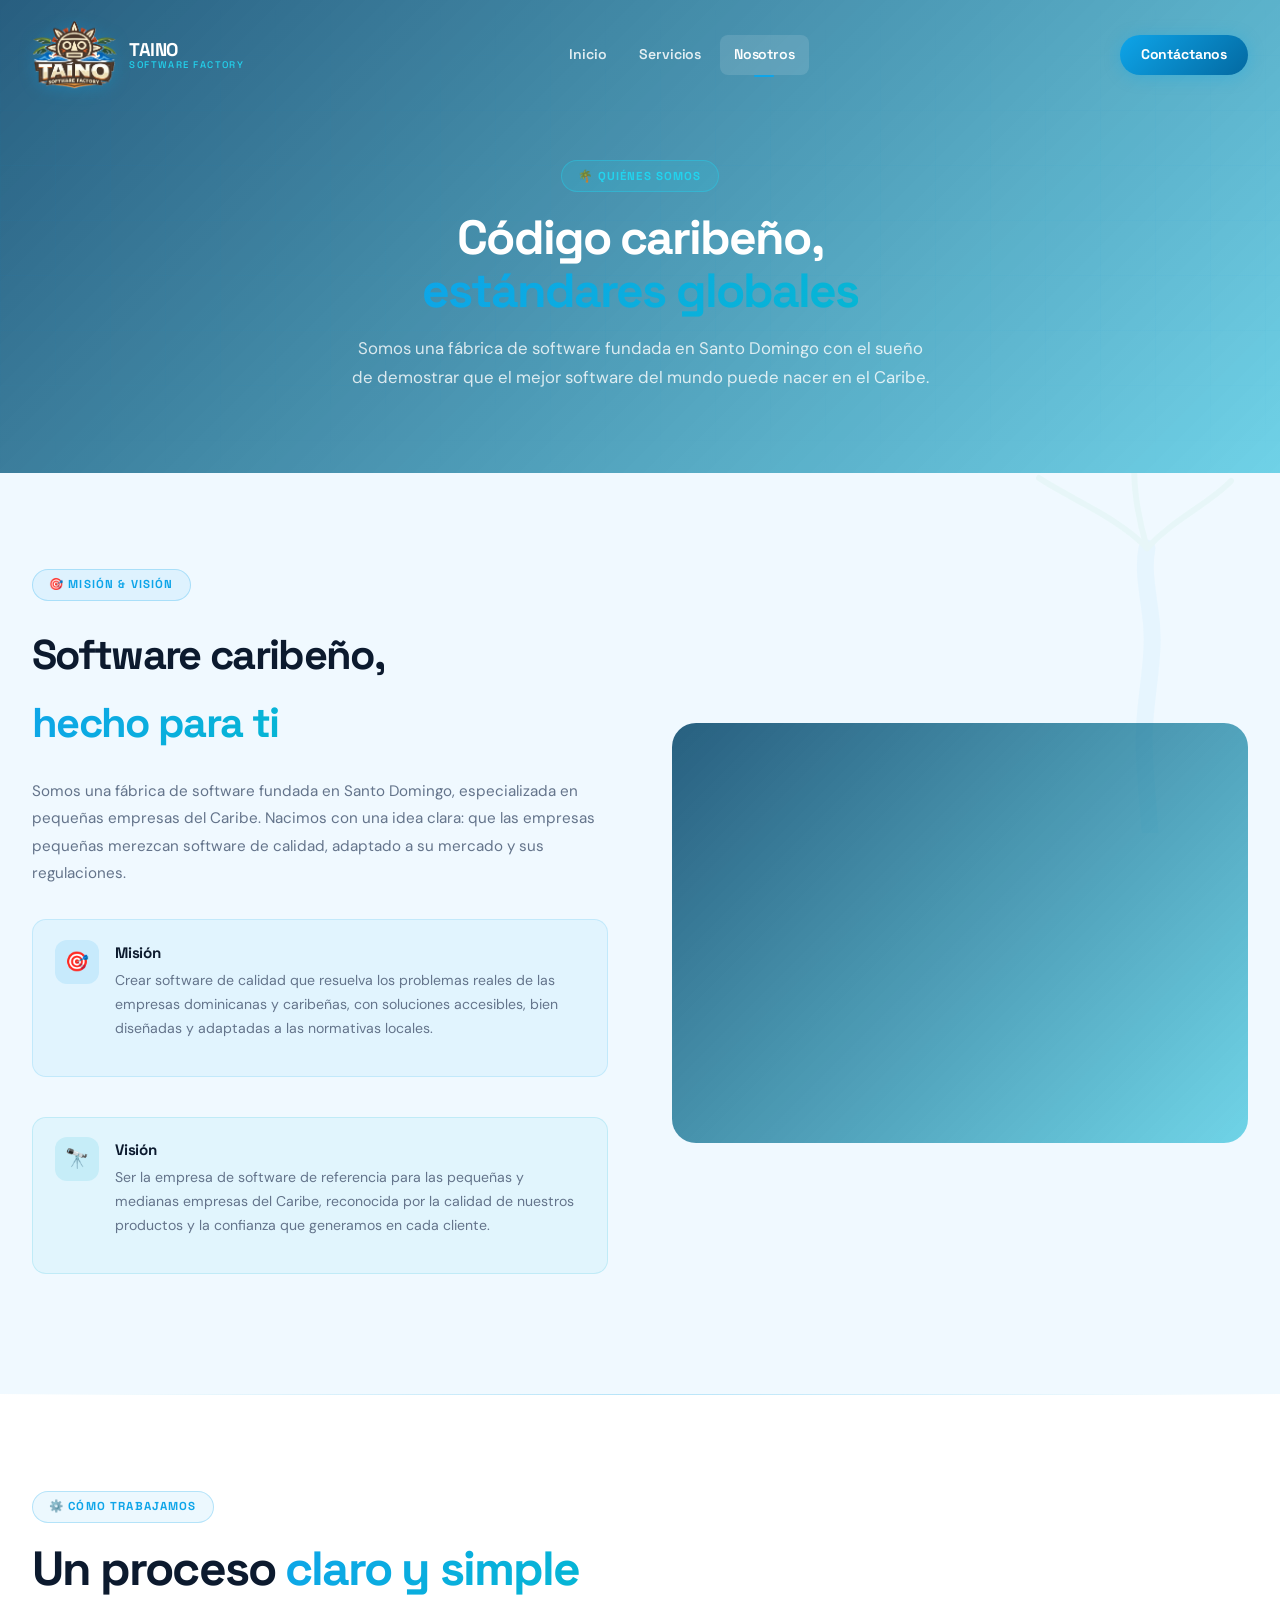
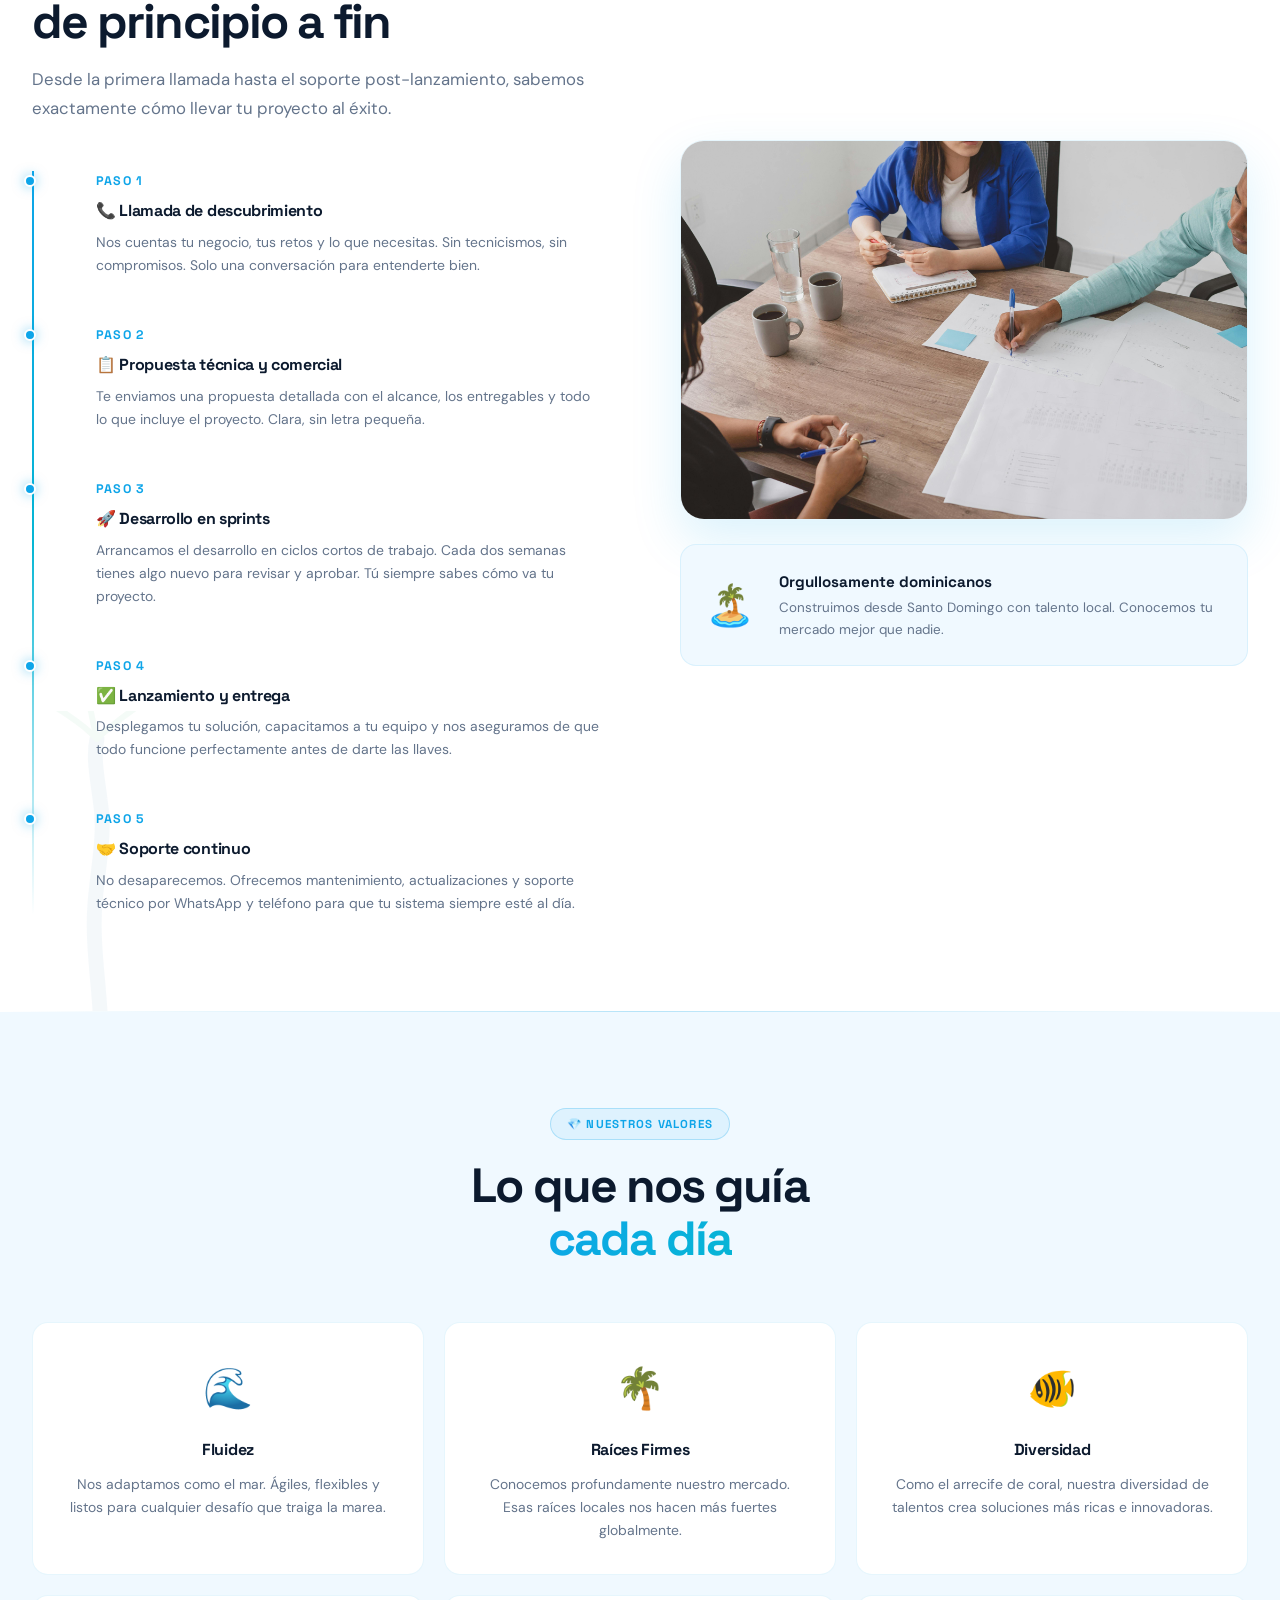
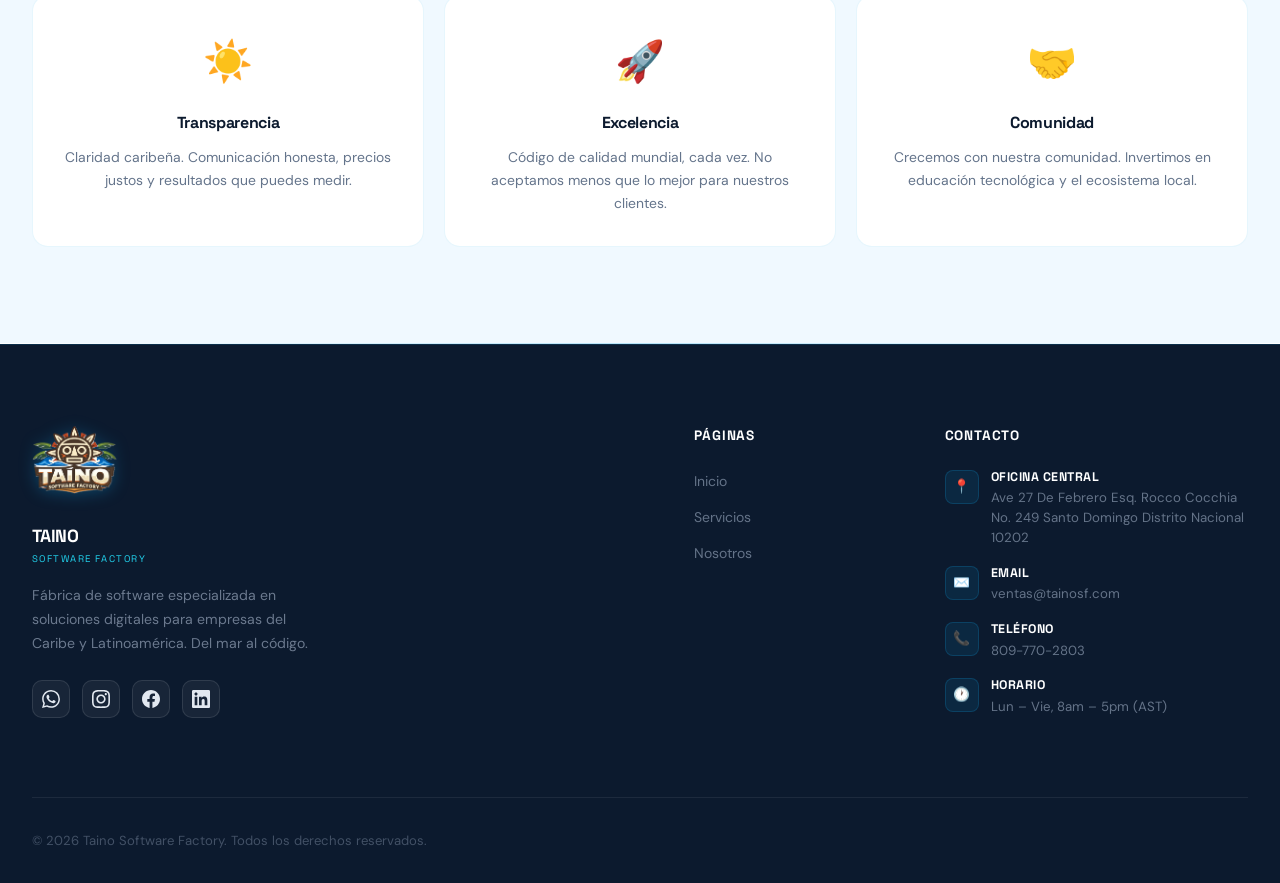
<file: about.html>
<!DOCTYPE html>
<html lang="es">
<head>
  <meta charset="UTF-8"/><meta name="viewport" content="width=device-width, initial-scale=1.0"/>
  <title>Nosotros – Taino Software Factory</title>
  <link rel="icon" href="img/Logo_TainoSF.png">
  <link rel="stylesheet" href="css/styles.css"/>
</head>
<body>
  <nav class="navbar navbar-dark-bg">
    <div class="nav-container">
      <a href="index.html" class="nav-brand">

        <img src="img/Logo_TainoSF.png" alt="Taino Software Factory" class="nav-logo"/>
        <div class="nav-brand-text"><span class="nav-brand-name">TAINO</span><span class="nav-brand-sub">Software Factory</span></div>
      </a>
      <div class="nav-links">
        <a href="index.html">Inicio</a>
        <a href="features.html">Servicios</a>
        <a href="about.html" class="active">Nosotros</a>
      </div>
      <div class="nav-cta">
        <a href="contacto.html" class="btn btn-nav-primary">Contáctanos</a>
      </div>
      <button class="nav-toggle" aria-label="Menú"><span></span><span></span><span></span></button>
    </div>
  </nav>

  <!-- HERO -->
  <div class="page-hero has-bg bg-image" style="background-image: url('https://images.unsplash.com/photo-1509023464722-18d996393ca8?auto=format&fit=crop&q=80&w=1920');">
    <div class="bg-overlay-ocean"></div>
    <div class="page-hero-grid" style="z-index:1;"></div>

    <div class="container content-over-img text-center" style="position:relative;z-index:3;">
      <div class="section-tag reveal">🌴 Quiénes somos</div>
      <h1 class="section-title reveal delay-1" style="color:#fff;">Código caribeño,<br/><span class="highlight">estándares globales</span></h1>
      <p class="section-subtitle reveal delay-2" style="margin:0 auto; color:rgba(255,255,255,0.8);">Somos una fábrica de software fundada en Santo Domingo con el sueño de demostrar que el mejor software del mundo puede nacer en el Caribe.</p>
    </div>
  </div>

  <!-- MISSION / VISION -->
  <section class="section" style="background:var(--bg-sky); position:relative; overflow:hidden;">
    <svg style="position:absolute;right:0;top:0;opacity:0.04;pointer-events:none;" width="260" height="360" viewBox="0 0 260 360">
      <path d="M130 360 C128 322 122 284 125 246 C128 208 136 173 130 138 C127 114 123 95 127 75" stroke="#0ea5e9" stroke-width="17" stroke-linecap="round" fill="none"/>
      <path d="M127 75 C99 45 49 25 19 5" stroke="#22c55e" stroke-width="6" fill="none" stroke-linecap="round"/>
      <path d="M127 75 C115 35 111 -5 117 -27" stroke="#22c55e" stroke-width="6" fill="none" stroke-linecap="round"/>
      <path d="M127 75 C155 45 189 31 211 8" stroke="#22c55e" stroke-width="6" fill="none" stroke-linecap="round"/>
    </svg>
    <div class="container" style="position:relative;z-index:1;">
      <div class="mission-grid">
        <div class="mission-text">
          <div class="section-tag reveal">🎯 Misión & Visión</div>
          <h2 class="reveal delay-1">Software caribeño,<br/><span style="background:linear-gradient(135deg,var(--sky),var(--turquoise));-webkit-background-clip:text;-webkit-text-fill-color:transparent;background-clip:text;">hecho para ti</span></h2>
          <p class="reveal delay-2">Somos una fábrica de software fundada en Santo Domingo, especializada en pequeñas empresas del Caribe. Nacimos con una idea clara: que las empresas pequeñas merezcan software de calidad, adaptado a su mercado y sus regulaciones.</p>
          <div style="margin-top:2rem; display:flex; flex-direction:column; gap:1rem;">
            <div class="mv-item reveal delay-3" style="background:rgba(14,165,233,0.06); border:1px solid rgba(14,165,233,0.15); border-radius:14px; padding:1.2rem 1.4rem;">
              <div class="mv-icon" style="background:rgba(14,165,233,0.12); color:var(--sky);">🎯</div>
              <div>
                <h4 style="color:var(--text-dark); margin-bottom:0.25rem;">Misión</h4>
                <p style="color:var(--text-muted); font-size:0.88rem; line-height:1.7;">Crear software de calidad que resuelva los problemas reales de las empresas dominicanas y caribeñas, con soluciones accesibles, bien diseñadas y adaptadas a las normativas locales.</p>
              </div>
            </div>
            <div class="mv-item reveal delay-4" style="background:rgba(6,182,212,0.06); border:1px solid rgba(6,182,212,0.15); border-radius:14px; padding:1.2rem 1.4rem;">
              <div class="mv-icon" style="background:rgba(6,182,212,0.12); color:var(--turquoise);">🔭</div>
              <div>
                <h4 style="color:var(--text-dark); margin-bottom:0.25rem;">Visión</h4>
                <p style="color:var(--text-muted); font-size:0.88rem; line-height:1.7;">Ser la empresa de software de referencia para las pequeñas y medianas empresas del Caribe, reconocida por la calidad de nuestros productos y la confianza que generamos en cada cliente.</p>
              </div>
            </div>
          </div>
        </div>
        <div class="mission-visual has-bg bg-image reveal-right" style="background-image: url('https://images.unsplash.com/photo-1522071820081-009f0129c71c?auto=format&fit=crop&q=80&w=800');">
          <div class="bg-overlay-ocean"></div>
        </div>
      </div>
    </div>
  </section>

  <div class="gradient-line"></div>

  

  <!-- CÓMO TRABAJAMOS -->
  <section class="section" style="position:relative; overflow:hidden;">
    <svg style="position:absolute;left:0;bottom:0;opacity:0.04;pointer-events:none;" width="200" height="300" viewBox="0 0 200 300">
      <path d="M100 300 C98 265 92 228 95 192 C98 155 106 122 100 88 C97 64 93 46 97 28" stroke="#0369a1" stroke-width="15" stroke-linecap="round" fill="none"/>
      <path d="M97 28 C73 2 31 -16 5 -34" stroke="#16a34a" stroke-width="6" fill="none" stroke-linecap="round"/>
      <path d="M97 28 C87 -10 84 -48 89 -68" stroke="#16a34a" stroke-width="6" fill="none" stroke-linecap="round"/>
      <path d="M97 28 C123 2 153 -12 173 -32" stroke="#16a34a" stroke-width="6" fill="none" stroke-linecap="round"/>
    </svg>
    <div class="container" style="position:relative;z-index:1;">
      <div class="grid-2 align-center" style="gap:5rem;">
        <div>
          <div class="section-tag reveal">⚙️ Cómo trabajamos</div>
          <h2 class="section-title reveal delay-1">Un proceso <span class="highlight">claro y simple</span><br/>de principio a fin</h2>
          <p class="section-subtitle reveal delay-2" style="margin-bottom:3rem;">Desde la primera llamada hasta el soporte post-lanzamiento, sabemos exactamente cómo llevar tu proyecto al éxito.</p>
          <div class="timeline reveal delay-3">
            <div class="timeline-item">
              <div class="timeline-year">Paso 1</div>
              <h4>📞 Llamada de descubrimiento</h4>
              <p>Nos cuentas tu negocio, tus retos y lo que necesitas. Sin tecnicismos, sin compromisos. Solo una conversación para entenderte bien.</p>
            </div>
            <div class="timeline-item">
              <div class="timeline-year">Paso 2</div>
              <h4>📋 Propuesta técnica y comercial</h4>
              <p>Te enviamos una propuesta detallada con el alcance, los entregables y todo lo que incluye el proyecto. Clara, sin letra pequeña.</p>
            </div>
            <div class="timeline-item">
              <div class="timeline-year">Paso 3</div>
              <h4>🚀 Desarrollo en sprints</h4>
              <p>Arrancamos el desarrollo en ciclos cortos de trabajo. Cada dos semanas tienes algo nuevo para revisar y aprobar. Tú siempre sabes cómo va tu proyecto.</p>
            </div>
            <div class="timeline-item">
              <div class="timeline-year">Paso 4</div>
              <h4>✅ Lanzamiento y entrega</h4>
              <p>Desplegamos tu solución, capacitamos a tu equipo y nos aseguramos de que todo funcione perfectamente antes de darte las llaves.</p>
            </div>
            <div class="timeline-item" style="padding-bottom:0;">
              <div class="timeline-year">Paso 5</div>
              <h4>🤝 Soporte continuo</h4>
              <p>No desaparecemos. Ofrecemos mantenimiento, actualizaciones y soporte técnico por WhatsApp y teléfono para que tu sistema siempre esté al día.</p>
            </div>
          </div>
        </div>
        <div class="reveal-right">
          <img src="img/administracion.jpg" alt="Equipo Taino" style="border-radius:var(--radius-lg); box-shadow:0 20px 50px rgba(14,165,233,0.15); border:1px solid var(--border-soft); width:100%;"/>
          <div style="margin-top:1.5rem; padding:1.5rem; background:var(--bg-sky); border-radius:var(--radius-md); border:1px solid var(--border-soft); display:flex; align-items:center; gap:1.5rem;">
            <div style="font-size:2.5rem;">🏝️</div>
            <div>
              <p style="font-family:var(--font-head); font-weight:700; font-size:0.95rem; color:var(--text-dark); margin-bottom:0.2rem;">Orgullosamente dominicanos</p>
              <p style="font-size:0.84rem; color:var(--text-muted);">Construimos desde Santo Domingo con talento local. Conocemos tu mercado mejor que nadie.</p>
            </div>
          </div>
        </div>
      </div>
    </div>
  </section>

  <div class="gradient-line"></div>

  <!-- VALUES -->
  <section class="section" style="background:var(--bg-sky); position:relative; overflow:hidden;">
    <div class="container">
      <div class="text-center" style="margin-bottom:3.5rem;">
        <div class="section-tag reveal">💎 Nuestros valores</div>
        <h2 class="section-title reveal delay-1">Lo que nos guía<br/><span class="highlight">cada día</span></h2>
      </div>
      <div class="values-grid">
        <div class="value-card reveal"><div class="value-icon">🌊</div><h3>Fluidez</h3><p>Nos adaptamos como el mar. Ágiles, flexibles y listos para cualquier desafío que traiga la marea.</p></div>
        <div class="value-card reveal delay-1"><div class="value-icon">🌴</div><h3>Raíces Firmes</h3><p>Conocemos profundamente nuestro mercado. Esas raíces locales nos hacen más fuertes globalmente.</p></div>
        <div class="value-card reveal delay-2"><div class="value-icon">🐠</div><h3>Diversidad</h3><p>Como el arrecife de coral, nuestra diversidad de talentos crea soluciones más ricas e innovadoras.</p></div>
        <div class="value-card reveal delay-3"><div class="value-icon">☀️</div><h3>Transparencia</h3><p>Claridad caribeña. Comunicación honesta, precios justos y resultados que puedes medir.</p></div>
        <div class="value-card reveal delay-4"><div class="value-icon">🚀</div><h3>Excelencia</h3><p>Código de calidad mundial, cada vez. No aceptamos menos que lo mejor para nuestros clientes.</p></div>
        <div class="value-card reveal delay-5"><div class="value-icon">🤝</div><h3>Comunidad</h3><p>Crecemos con nuestra comunidad. Invertimos en educación tecnológica y el ecosistema local.</p></div>
      </div>
    </div>
  </section>


  <div class="gradient-line"></div>

  <!-- FOOTER -->
  <footer>
    <div class="container">
      <div class="footer-grid">
        <div class="footer-brand">
          <img src="img/Logo_TainoSF.png" alt="Taino Software Factory" class="nav-logo"/><br>
          <div class="footer-brand-name">TAINO</div>
          <div class="footer-brand-sub">Software Factory</div>
          <p>Fábrica de software especializada en soluciones digitales para empresas del Caribe y Latinoamérica. Del mar al código.</p>
          <div class="footer-socials">
            <a href="https://wa.me/18090000000" target="_blank" class="footer-social-btn wa" aria-label="WhatsApp">
              <svg viewBox="0 0 24 24" xmlns="http://www.w3.org/2000/svg"><path d="M17.472 14.382c-.297-.149-1.758-.867-2.03-.967-.273-.099-.471-.148-.67.15-.197.297-.767.966-.94 1.164-.173.199-.347.223-.644.075-.297-.15-1.255-.463-2.39-1.475-.883-.788-1.48-1.761-1.653-2.059-.173-.297-.018-.458.13-.606.134-.133.298-.347.446-.52.149-.174.198-.298.298-.497.099-.198.05-.371-.025-.52-.075-.149-.669-1.612-.916-2.207-.242-.579-.487-.5-.669-.51-.173-.008-.371-.01-.57-.01-.198 0-.52.074-.792.372-.272.297-1.04 1.016-1.04 2.479 0 1.462 1.065 2.875 1.213 3.074.149.198 2.096 3.2 5.077 4.487.709.306 1.262.489 1.694.625.712.227 1.36.195 1.871.118.571-.085 1.758-.719 2.006-1.413.248-.694.248-1.289.173-1.413-.074-.124-.272-.198-.57-.347m-5.421 7.403h-.004a9.87 9.87 0 01-5.031-1.378l-.361-.214-3.741.982.998-3.648-.235-.374a9.86 9.86 0 01-1.51-5.26c.001-5.45 4.436-9.884 9.888-9.884 2.64 0 5.122 1.03 6.988 2.898a9.825 9.825 0 012.893 6.994c-.003 5.45-4.437 9.884-9.885 9.884m8.413-18.297A11.815 11.815 0 0012.05 0C5.495 0 .16 5.335.157 11.892c0 2.096.547 4.142 1.588 5.945L.057 24l6.305-1.654a11.882 11.882 0 005.683 1.448h.005c6.554 0 11.89-5.335 11.893-11.893a11.821 11.821 0 00-3.48-8.413z"/></svg>
            </a>
            <a href="https://instagram.com/tainosf" target="_blank" class="footer-social-btn ig" aria-label="Instagram">
              <svg viewBox="0 0 24 24" xmlns="http://www.w3.org/2000/svg"><path d="M12 2.163c3.204 0 3.584.012 4.85.07 3.252.148 4.771 1.691 4.919 4.919.058 1.265.069 1.645.069 4.849 0 3.205-.012 3.584-.069 4.849-.149 3.225-1.664 4.771-4.919 4.919-1.266.058-1.644.07-4.85.07-3.204 0-3.584-.012-4.849-.07-3.26-.149-4.771-1.699-4.919-4.92-.058-1.265-.07-1.644-.07-4.849 0-3.204.013-3.583.07-4.849.149-3.227 1.664-4.771 4.919-4.919 1.266-.057 1.645-.069 4.849-.069zm0-2.163c-3.259 0-3.667.014-4.947.072-4.358.2-6.78 2.618-6.98 6.98-.059 1.281-.073 1.689-.073 4.948 0 3.259.014 3.668.072 4.948.2 4.358 2.618 6.78 6.98 6.98 1.281.058 1.689.072 4.948.072 3.259 0 3.668-.014 4.948-.072 4.354-.2 6.782-2.618 6.979-6.98.059-1.28.073-1.689.073-4.948 0-3.259-.014-3.667-.072-4.947-.196-4.354-2.617-6.78-6.979-6.98-1.281-.059-1.69-.073-4.949-.073zm0 5.838c-3.403 0-6.162 2.759-6.162 6.162s2.759 6.163 6.162 6.163 6.162-2.759 6.162-6.163c0-3.403-2.759-6.162-6.162-6.162zm0 10.162c-2.209 0-4-1.79-4-4 0-2.209 1.791-4 4-4s4 1.791 4 4c0 2.21-1.791 4-4 4zm6.406-11.845c-.796 0-1.441.645-1.441 1.44s.645 1.44 1.441 1.44c.795 0 1.439-.645 1.439-1.44s-.644-1.44-1.439-1.44z"/></svg>
            </a>
            <a href="https://facebook.com/tainosf" target="_blank" class="footer-social-btn fb" aria-label="Facebook">
              <svg viewBox="0 0 24 24" xmlns="http://www.w3.org/2000/svg"><path d="M24 12.073c0-6.627-5.373-12-12-12s-12 5.373-12 12c0 5.99 4.388 10.954 10.125 11.854v-8.385H7.078v-3.47h3.047V9.43c0-3.007 1.792-4.669 4.533-4.669 1.312 0 2.686.235 2.686.235v2.953H15.83c-1.491 0-1.956.925-1.956 1.874v2.25h3.328l-.532 3.47h-2.796v8.385C19.612 23.027 24 18.062 24 12.073z"/></svg>
            </a>
            <a href="https://linkedin.com/company/tainosf" target="_blank" class="footer-social-btn li" aria-label="LinkedIn">
              <svg viewBox="0 0 24 24" xmlns="http://www.w3.org/2000/svg"><path d="M20.447 20.452h-3.554v-5.569c0-1.328-.027-3.037-1.852-3.037-1.853 0-2.136 1.445-2.136 2.939v5.667H9.351V9h3.414v1.561h.046c.477-.9 1.637-1.85 3.37-1.85 3.601 0 4.267 2.37 4.267 5.455v6.286zM5.337 7.433c-1.144 0-2.063-.926-2.063-2.065 0-1.138.92-2.063 2.063-2.063 1.14 0 2.064.925 2.064 2.063 0 1.139-.925 2.065-2.064 2.065zm1.782 13.019H3.555V9h3.564v11.452zM22.225 0H1.771C.792 0 0 .774 0 1.729v20.542C0 23.227.792 24 1.771 24h20.451C23.2 24 24 23.227 24 22.271V1.729C24 .774 23.2 0 22.222 0h.003z"/></svg>
            </a>
          </div>
        </div>
        <div class="footer-col"></div>
        <div class="footer-col">
          <h4>Páginas</h4>
          <ul>
            <li><a href="index.html">Inicio</a></li>
            <li><a href="features.html">Servicios</a></li>
            <li><a href="about.html">Nosotros</a></li>
          </ul>
        </div>
        <div class="footer-col">
          <h4>Contacto</h4>
          <div class="footer-contact-item">
            <div class="footer-contact-icon">📍</div>
            <p><strong>Oficina Central</strong>Ave 27 De Febrero Esq. Rocco Cocchia No. 249 Santo Domingo Distrito Nacional 10202</p>
          </div>
          <div class="footer-contact-item">
            <div class="footer-contact-icon">✉️</div>
            <p><strong>Email</strong>ventas@tainosf.com</p>
          </div>
          <div class="footer-contact-item">
            <div class="footer-contact-icon">📞</div>
            <p><strong>Teléfono</strong>809-770-2803</p>
          </div>
          <div class="footer-contact-item">
            <div class="footer-contact-icon">🕐</div>
            <p><strong>Horario</strong>Lun – Vie, 8am – 5pm (AST)</p>
          </div>
        </div>
      </div>
      <div class="footer-bottom">
        <p>© 2026 Taino Software Factory. Todos los derechos reservados.</p>
      </div>
    </div>
  </footer>
  <script src="js/main.js"></script>
</body>
</html>
</file>
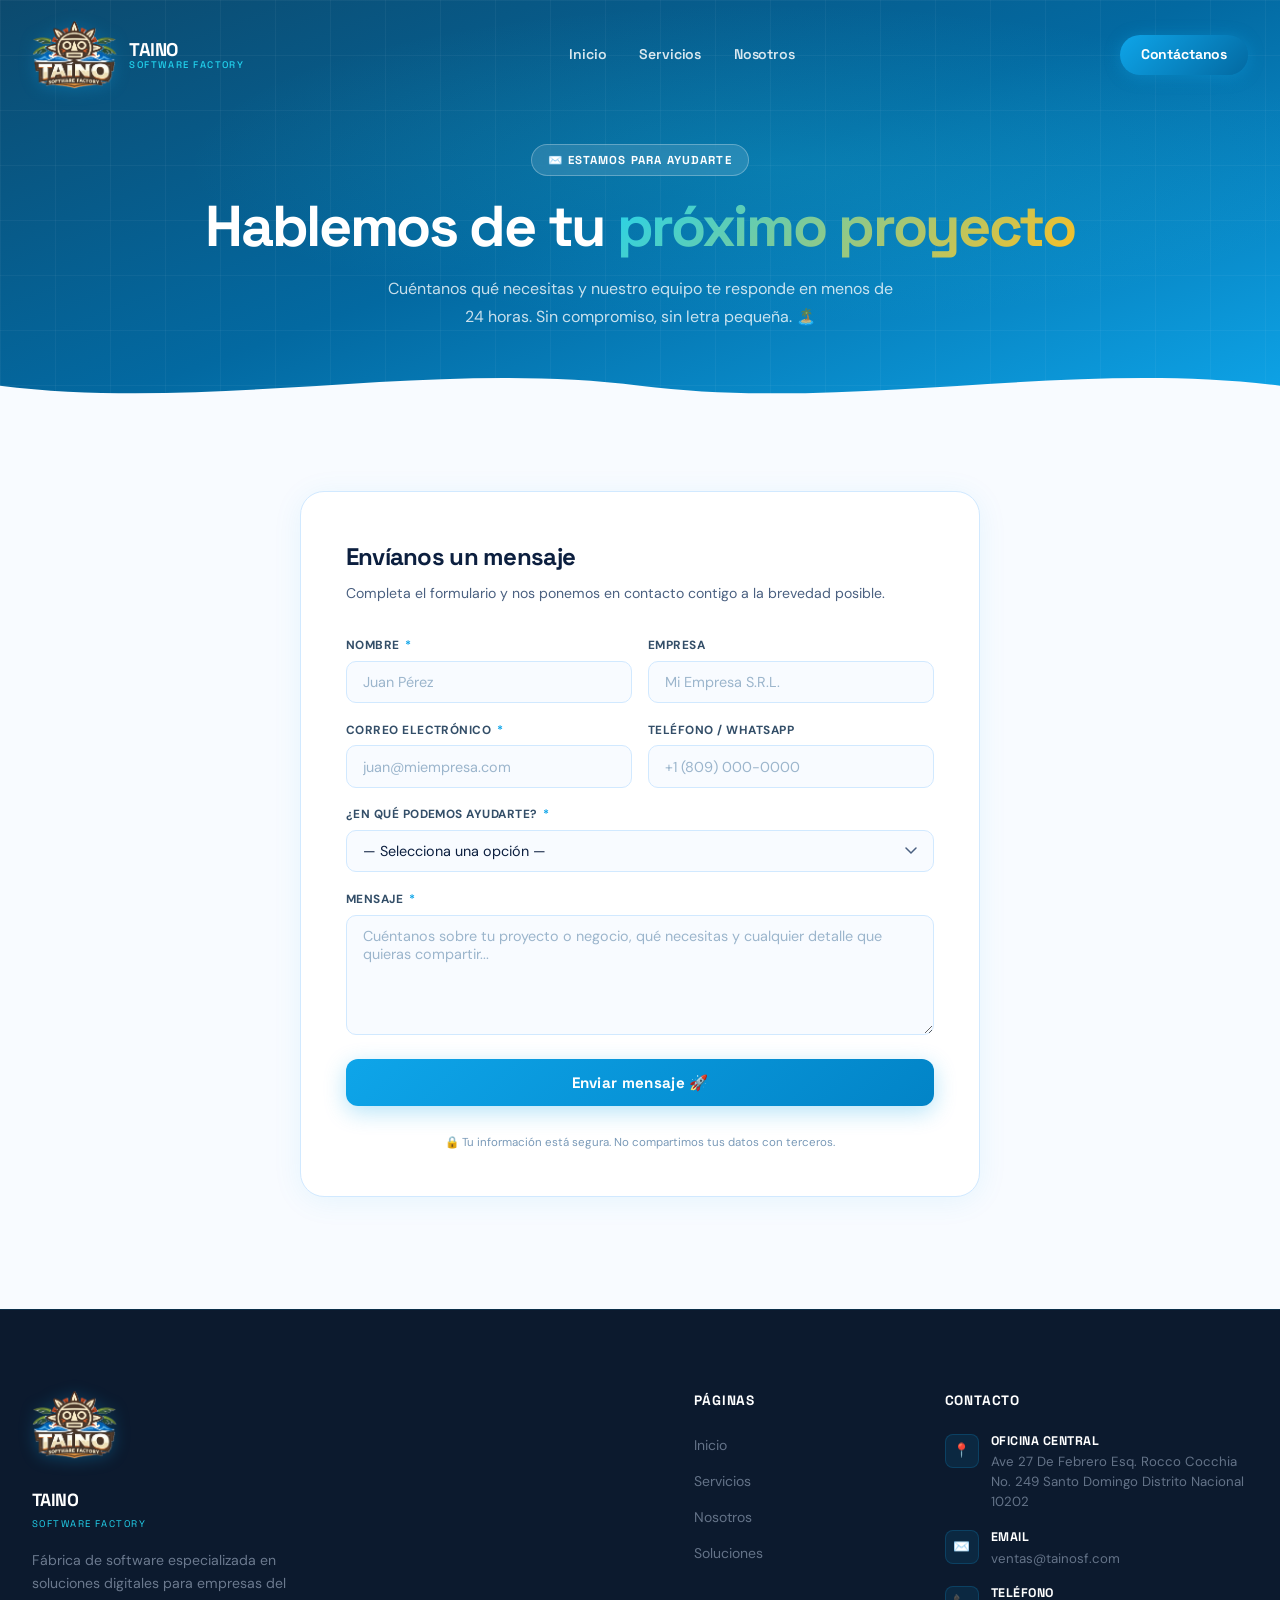
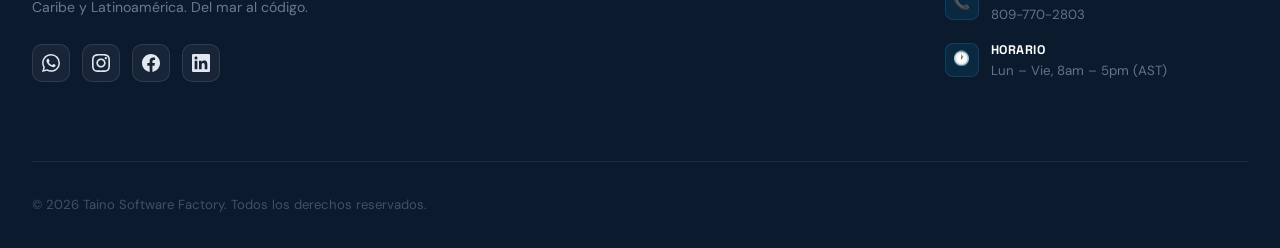
<file: contacto.html>
<!DOCTYPE html>
<html lang="es">
<head>
  <meta charset="UTF-8"/>
  <meta name="viewport" content="width=device-width, initial-scale=1.0"/>
  <title>Contáctanos – Taino Software Factory</title>
  <meta name="description" content="Contáctanos y cuéntanos sobre tu proyecto. El equipo de Taino Software Factory te responde en menos de 24 horas."/>
  <link rel="icon" href="img/Logo_TainoSF.png">
  <link rel="stylesheet" href="css/styles.css"/>
  <link rel="stylesheet" href="css/contacto.css"/>
</head>
<body>

  <!-- NAVBAR -->
  <nav class="navbar navbar-dark-bg">
    <div class="nav-container">
      <a href="index.html" class="nav-brand">
        <img src="img/Logo_TainoSF.png" alt="Taino Software Factory" class="nav-logo"/>
        <div class="nav-brand-text">
          <span class="nav-brand-name">TAINO</span>
          <span class="nav-brand-sub">Software Factory</span>
        </div>
      </a>
      <div class="nav-links">
        <a href="index.html">Inicio</a>
        <a href="features.html">Servicios</a>
        <a href="about.html">Nosotros</a>
      </div>
      <div class="nav-cta">
        <a href="contacto.html" class="btn btn-nav-primary">Contáctanos</a>
      </div>
      <button class="nav-toggle" aria-label="Menú"><span></span><span></span><span></span></button>
    </div>
  </nav>

  <!-- HERO -->
  <div class="contact-hero">
    <div class="contact-hero-grid"></div>
    <div class="container contact-hero-inner">
      <div class="contact-hero-tag">✉️ Estamos para ayudarte</div>
      <h1>Hablemos de tu <span>próximo proyecto</span></h1>
      <p>Cuéntanos qué necesitas y nuestro equipo te responde en menos de 24 horas. Sin compromiso, sin letra pequeña. 🏝️</p>
    </div>
    <div class="contact-hero-wave">
      <svg viewBox="0 0 1440 60" xmlns="http://www.w3.org/2000/svg" preserveAspectRatio="none">
        <path d="M0,30 C240,60 480,0 720,30 C960,60 1200,0 1440,30 L1440,60 L0,60 Z" fill="#f8fbff"/>
      </svg>
    </div>
  </div>

  <!-- BODY -->
  <section class="contact-body">
    <div class="container">

      <div class="contact-form-card">
        <h2>Envíanos un mensaje</h2>
        <p class="form-sub">Completa el formulario y nos ponemos en contacto contigo a la brevedad posible.</p>

        <!-- SUCCESS -->
        <div id="cf-success">
          <div class="cf-success-icon">🎉</div>
          <h3>¡Mensaje enviado!</h3>
          <p>Gracias por contactarnos. Nuestro equipo revisará tu mensaje y te responderá en menos de 24 horas hábiles.</p>
          <a href="index.html" class="cf-back-btn">Volver al inicio →</a>
        </div>

        <form
          class="cf-form"
          id="cf-form"
          action="https://api.web3forms.com/submit"
          method="POST"
          novalidate
        >
          <input type="hidden" name="access_key" value="6ec77e25-9788-4af2-ad80-d3987dfe14dc"/>
          <input type="hidden" name="subject"    value="Nuevo contacto desde tainosf.com 🏝️"/>
          <input type="hidden" name="from_name"  value="Taino Software Factory"/>
          <input type="text"   name="botcheck"   style="display:none"/>

          <div class="cf-row">
            <div class="cf-field" id="field-nombre">
              <label class="cf-label" for="cf-nombre">Nombre <span>*</span></label>
              <input class="cf-input" id="cf-nombre" name="nombre" type="text" placeholder="Juan Pérez" autocomplete="given-name"/>
              <span class="cf-error-msg">Por favor ingresa tu nombre.</span>
            </div>
            <div class="cf-field">
              <label class="cf-label" for="cf-empresa">Empresa</label>
              <input class="cf-input" id="cf-empresa" name="empresa" type="text" placeholder="Mi Empresa S.R.L." autocomplete="organization"/>
            </div>
          </div>

          <div class="cf-row">
            <div class="cf-field" id="field-email">
              <label class="cf-label" for="cf-email">Correo electrónico <span>*</span></label>
              <input class="cf-input" id="cf-email" name="email" type="email" placeholder="juan@miempresa.com" autocomplete="email"/>
              <span class="cf-error-msg">Ingresa un correo válido.</span>
            </div>
            <div class="cf-field">
              <label class="cf-label" for="cf-telefono">Teléfono / WhatsApp</label>
              <input class="cf-input" id="cf-telefono" name="telefono" type="tel" placeholder="+1 (809) 000-0000" autocomplete="tel"/>
            </div>
          </div>

          <div class="cf-field" id="field-servicio">
            <label class="cf-label" for="cf-servicio">¿En qué podemos ayudarte? <span>*</span></label>
            <select class="cf-select" id="cf-servicio" name="servicio">
              <option value="">— Selecciona una opción —</option>
              <option value="landing">Landing Page / Página de promoción</option>
              <option value="web">Página Web Corporativa</option>
              <option value="software">Software a Medida / ERP / CRM</option>
              <option value="clinicasmart">ClinicaSmart</option>
              <option value="ferreteriasmart">FerreteriaSmart</option>
              <option value="pharmasmart">PharmaSmart</option>
              <option value="facturacion">Facturación & DGII</option>
              <option value="soporte">Soporte y Mantenimiento</option>
              <option value="otro">Otro</option>
            </select>
            <span class="cf-error-msg">Por favor selecciona una opción.</span>
          </div>

          <div class="cf-field" id="field-mensaje">
            <label class="cf-label" for="cf-mensaje">Mensaje <span>*</span></label>
            <textarea
              class="cf-textarea"
              id="cf-mensaje"
              name="mensaje"
              placeholder="Cuéntanos sobre tu proyecto o negocio, qué necesitas y cualquier detalle que quieras compartir..."
            ></textarea>
            <span class="cf-error-msg">Por favor escribe tu mensaje.</span>
          </div>

          <button type="submit" class="cf-submit" id="cf-submit-btn">
            <span id="cf-btn-text">Enviar mensaje 🚀</span>
            <span class="cf-spinner" id="cf-spinner"></span>
          </button>

          <p class="cf-privacy">🔒 Tu información está segura. No compartimos tus datos con terceros.</p>

        </form>
      </div>

    </div>
  </section>

  <!-- FOOTER -->
  <footer>
    <div class="container">
      <div class="footer-grid">
        <div class="footer-brand">
          <img src="img/Logo_TainoSF.png" alt="Taino Software Factory" class="nav-logo"/><br>
          <div class="footer-brand-name">TAINO</div>
          <div class="footer-brand-sub">Software Factory</div>
          <p>Fábrica de software especializada en soluciones digitales para empresas del Caribe y Latinoamérica. Del mar al código.</p>
          <div class="footer-socials">
            <a href="https://wa.me/18097702803" target="_blank" class="footer-social-btn wa" aria-label="WhatsApp">
              <svg viewBox="0 0 24 24" xmlns="http://www.w3.org/2000/svg"><path d="M17.472 14.382c-.297-.149-1.758-.867-2.03-.967-.273-.099-.471-.148-.67.15-.197.297-.767.966-.94 1.164-.173.199-.347.223-.644.075-.297-.15-1.255-.463-2.39-1.475-.883-.788-1.48-1.761-1.653-2.059-.173-.297-.018-.458.13-.606.134-.133.298-.347.446-.52.149-.174.198-.298.298-.497.099-.198.05-.371-.025-.52-.075-.149-.669-1.612-.916-2.207-.242-.579-.487-.5-.669-.51-.173-.008-.371-.01-.57-.01-.198 0-.52.074-.792.372-.272.297-1.04 1.016-1.04 2.479 0 1.462 1.065 2.875 1.213 3.074.149.198 2.096 3.2 5.077 4.487.709.306 1.262.489 1.694.625.712.227 1.36.195 1.871.118.571-.085 1.758-.719 2.006-1.413.248-.694.248-1.289.173-1.413-.074-.124-.272-.198-.57-.347m-5.421 7.403h-.004a9.87 9.87 0 01-5.031-1.378l-.361-.214-3.741.982.998-3.648-.235-.374a9.86 9.86 0 01-1.51-5.26c.001-5.45 4.436-9.884 9.888-9.884 2.64 0 5.122 1.03 6.988 2.898a9.825 9.825 0 012.893 6.994c-.003 5.45-4.437 9.884-9.885 9.884m8.413-18.297A11.815 11.815 0 0012.05 0C5.495 0 .16 5.335.157 11.892c0 2.096.547 4.142 1.588 5.945L.057 24l6.305-1.654a11.882 11.882 0 005.683 1.448h.005c6.554 0 11.89-5.335 11.893-11.893a11.821 11.821 0 00-3.48-8.413z"/></svg>
            </a>
            <a href="https://instagram.com/tainosf" target="_blank" class="footer-social-btn ig" aria-label="Instagram">
              <svg viewBox="0 0 24 24" xmlns="http://www.w3.org/2000/svg"><path d="M12 2.163c3.204 0 3.584.012 4.85.07 3.252.148 4.771 1.691 4.919 4.919.058 1.265.069 1.645.069 4.849 0 3.205-.012 3.584-.069 4.849-.149 3.225-1.664 4.771-4.919 4.919-1.266.058-1.644.07-4.85.07-3.204 0-3.584-.012-4.849-.07-3.26-.149-4.771-1.699-4.919-4.92-.058-1.265-.07-1.644-.07-4.849 0-3.204.013-3.583.07-4.849.149-3.227 1.664-4.771 4.919-4.919 1.266-.057 1.645-.069 4.849-.069zm0-2.163c-3.259 0-3.667.014-4.947.072-4.358.2-6.78 2.618-6.98 6.98-.059 1.281-.073 1.689-.073 4.948 0 3.259.014 3.668.072 4.948.2 4.358 2.618 6.78 6.98 6.98 1.281.058 1.689.072 4.948.072 3.259 0 3.668-.014 4.948-.072 4.354-.2 6.782-2.618 6.979-6.98.059-1.28.073-1.689.073-4.948 0-3.259-.014-3.667-.072-4.947-.196-4.354-2.617-6.78-6.979-6.98-1.281-.059-1.69-.073-4.949-.073zm0 5.838c-3.403 0-6.162 2.759-6.162 6.162s2.759 6.163 6.162 6.163 6.162-2.759 6.162-6.163c0-3.403-2.759-6.162-6.162-6.162zm0 10.162c-2.209 0-4-1.79-4-4 0-2.209 1.791-4 4-4s4 1.791 4 4c0 2.21-1.791 4-4 4zm6.406-11.845c-.796 0-1.441.645-1.441 1.44s.645 1.44 1.441 1.44c.795 0 1.439-.645 1.439-1.44s-.644-1.44-1.439-1.44z"/></svg>
            </a>
            <a href="https://facebook.com/tainosf" target="_blank" class="footer-social-btn fb" aria-label="Facebook">
              <svg viewBox="0 0 24 24" xmlns="http://www.w3.org/2000/svg"><path d="M24 12.073c0-6.627-5.373-12-12-12s-12 5.373-12 12c0 5.99 4.388 10.954 10.125 11.854v-8.385H7.078v-3.47h3.047V9.43c0-3.007 1.792-4.669 4.533-4.669 1.312 0 2.686.235 2.686.235v2.953H15.83c-1.491 0-1.956.925-1.956 1.874v2.25h3.328l-.532 3.47h-2.796v8.385C19.612 23.027 24 18.062 24 12.073z"/></svg>
            </a>
            <a href="https://linkedin.com/company/tainosf" target="_blank" class="footer-social-btn li" aria-label="LinkedIn">
              <svg viewBox="0 0 24 24" xmlns="http://www.w3.org/2000/svg"><path d="M20.447 20.452h-3.554v-5.569c0-1.328-.027-3.037-1.852-3.037-1.853 0-2.136 1.445-2.136 2.939v5.667H9.351V9h3.414v1.561h.046c.477-.9 1.637-1.85 3.37-1.85 3.601 0 4.267 2.37 4.267 5.455v6.286zM5.337 7.433c-1.144 0-2.063-.926-2.063-2.065 0-1.138.92-2.063 2.063-2.063 1.14 0 2.064.925 2.064 2.063 0 1.139-.925 2.065-2.064 2.065zm1.782 13.019H3.555V9h3.564v11.452zM22.225 0H1.771C.792 0 0 .774 0 1.729v20.542C0 23.227.792 24 1.771 24h20.451C23.2 24 24 23.227 24 22.271V1.729C24 .774 23.2 0 22.222 0h.003z"/></svg>
            </a>
          </div>
        </div>
        <div class="footer-col"></div>
        <div class="footer-col">
          <h4>Páginas</h4>
          <ul>
            <li><a href="index.html">Inicio</a></li>
            <li><a href="features.html">Servicios</a></li>
            <li><a href="about.html">Nosotros</a></li>
            <li><a href="soluciones.html">Soluciones</a></li>
          </ul>
        </div>
        <div class="footer-col">
          <h4>Contacto</h4>
          <div class="footer-contact-item">
            <div class="footer-contact-icon">📍</div>
            <p><strong>Oficina Central</strong>Ave 27 De Febrero Esq. Rocco Cocchia No. 249 Santo Domingo Distrito Nacional 10202</p>
          </div>
          <div class="footer-contact-item">
            <div class="footer-contact-icon">✉️</div>
            <p><strong>Email</strong>ventas@tainosf.com</p>
          </div>
          <div class="footer-contact-item">
            <div class="footer-contact-icon">📞</div>
            <p><strong>Teléfono</strong>809-770-2803</p>
          </div>
          <div class="footer-contact-item">
            <div class="footer-contact-icon">🕐</div>
            <p><strong>Horario</strong>Lun – Vie, 8am – 5pm (AST)</p>
          </div>
        </div>
      </div>
      <div class="footer-bottom">
        <p>© 2026 Taino Software Factory. Todos los derechos reservados.</p>
      </div>
    </div>
  </footer>

  <script src="js/main.js"></script>
  <script src="js/contacto.js"></script>

</body>
</html>
</file>
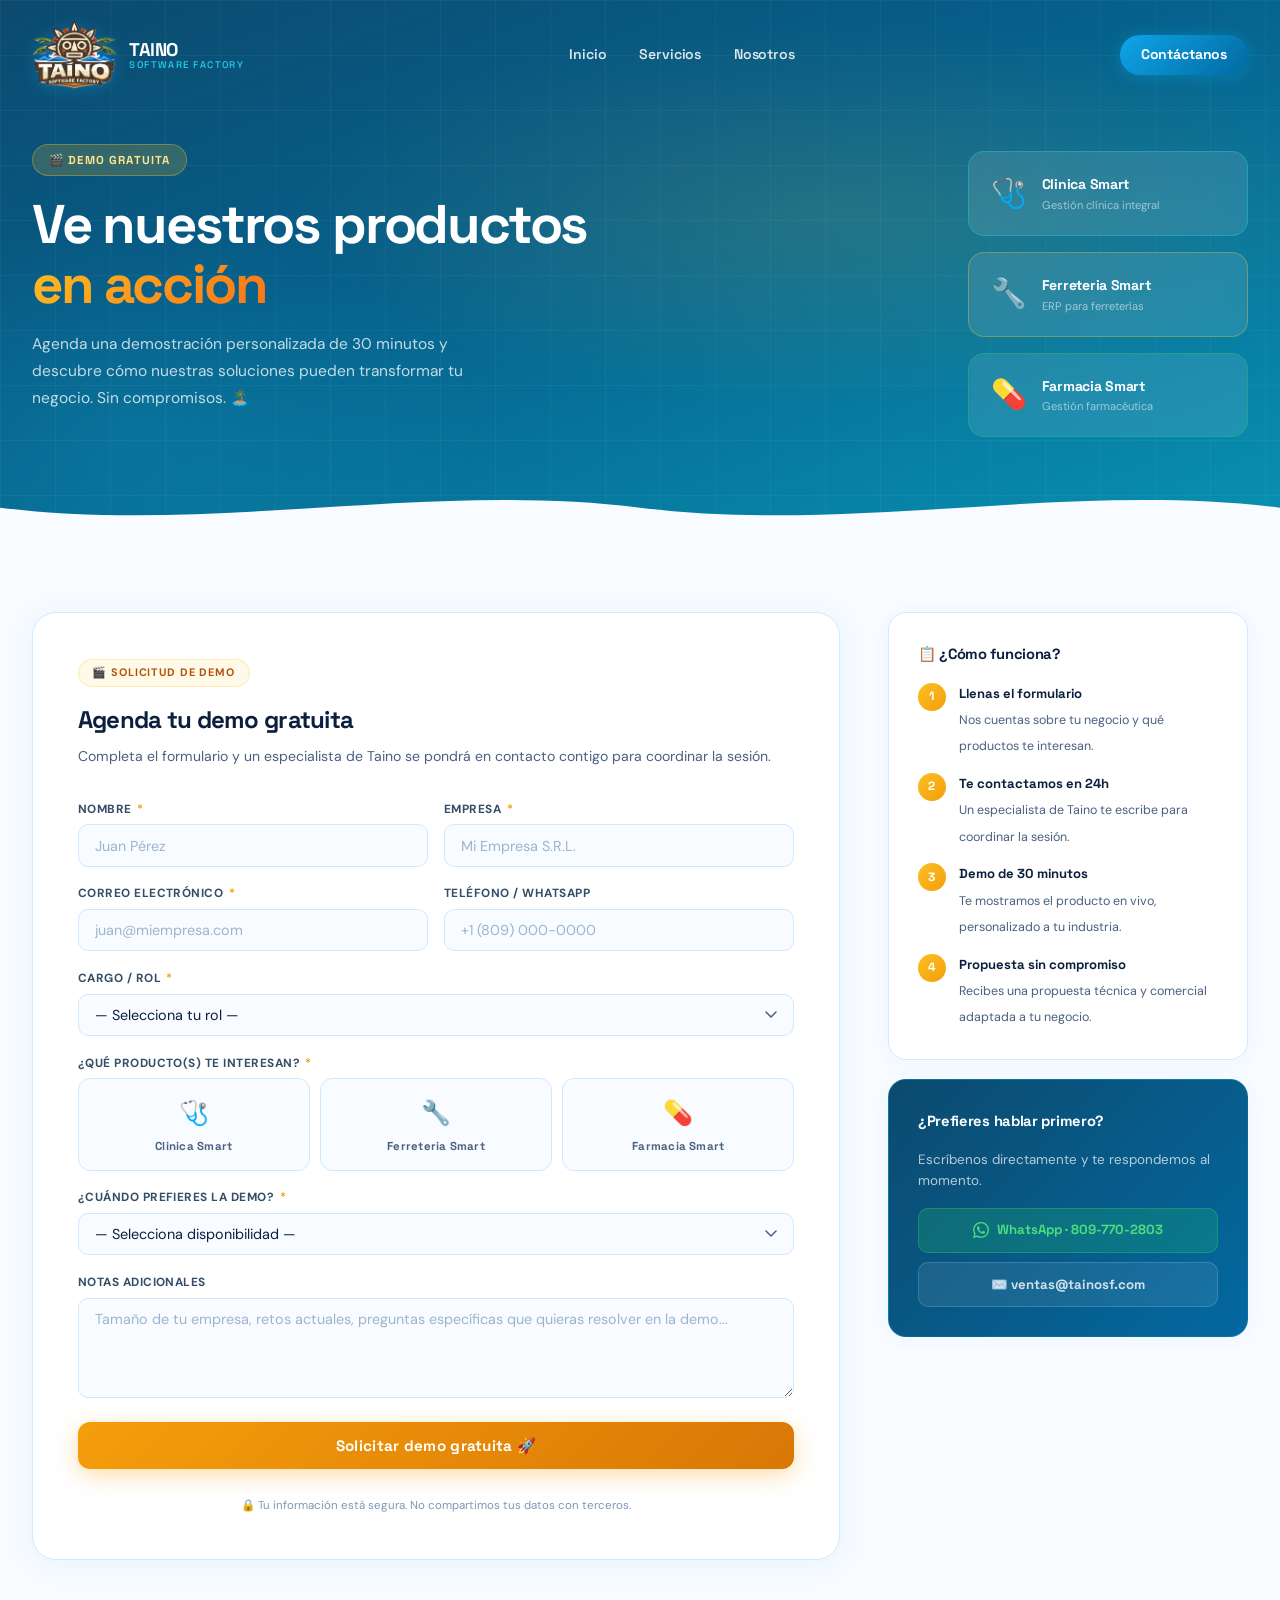
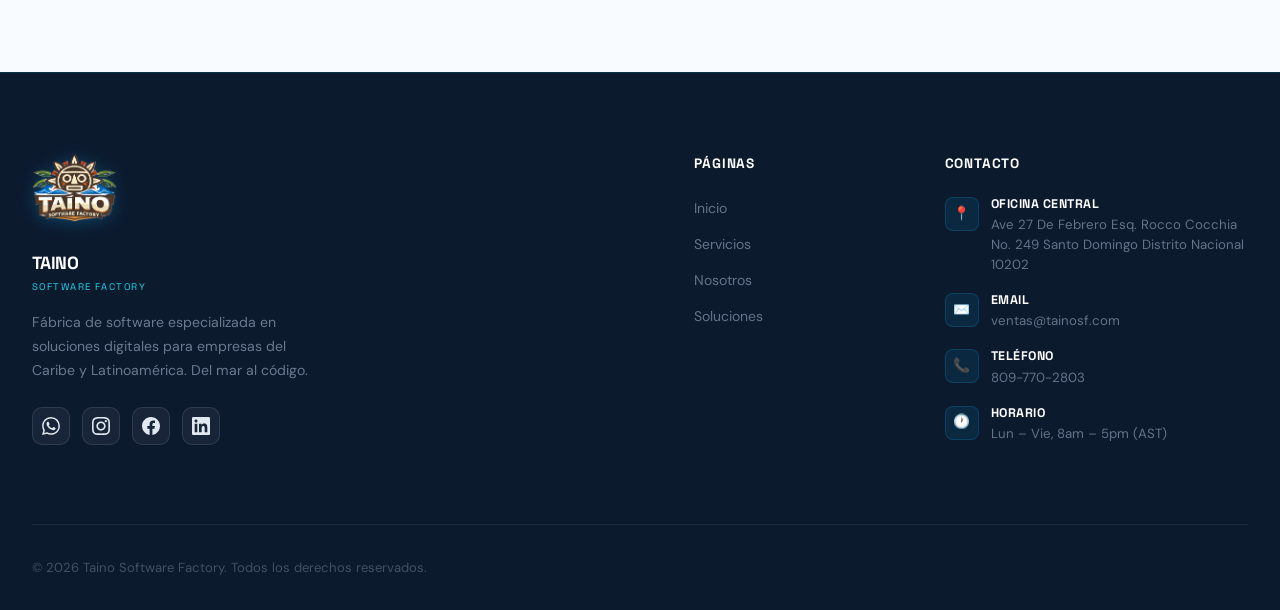
<file: solicitar-demo.html>
<!DOCTYPE html>
<html lang="es">
<head>
  <meta charset="UTF-8"/>
  <meta name="viewport" content="width=device-width, initial-scale=1.0"/>
  <title>Solicitar Demo – Taino Software Factory</title>
  <meta name="description" content="Solicita una demo gratuita de nuestros productos y servicios. El equipo de Taino Software Factory te muestra cómo podemos transformar tu negocio."/>
  <link rel="icon" href="img/Logo_TainoSF.png">
  <link rel="stylesheet" href="css/styles.css"/>
  <link rel="stylesheet" href="css/solicitar-demo.css"/>
</head>
<body>

  <!-- NAVBAR -->
  <nav class="navbar navbar-dark-bg">
    <div class="nav-container">
      <a href="index.html" class="nav-brand">
        <img src="img/Logo_TainoSF.png" alt="Taino Software Factory" class="nav-logo"/>
        <div class="nav-brand-text">
          <span class="nav-brand-name">TAINO</span>
          <span class="nav-brand-sub">Software Factory</span>
        </div>
      </a>
      <div class="nav-links">
        <a href="index.html">Inicio</a>
        <a href="features.html">Servicios</a>
        <a href="about.html">Nosotros</a>
      </div>
      <div class="nav-cta">
        <a href="contacto.html" class="btn btn-nav-primary">Contáctanos</a>
      </div>
      <button class="nav-toggle" aria-label="Menú"><span></span><span></span><span></span></button>
    </div>
  </nav>

  <!-- HERO -->
  <div class="demo-hero">
    <div class="demo-hero-grid"></div>
    <div class="container">
      <div class="demo-hero-inner">

        <!-- Left copy -->
        <div>
          <div class="demo-hero-tag">🎬 Demo gratuita</div>
          <h1>Ve nuestros productos<br/><span>en acción</span></h1>
          <p>Agenda una demostración personalizada de 30 minutos y descubre cómo nuestras soluciones pueden transformar tu negocio. Sin compromisos. 🏝️</p>
        </div>

        <!-- Right: product badges -->
        <div class="demo-hero-visual">
          <div class="demo-product-badge dpb-clinic">
            <div class="dpb-icon">🩺</div>
            <div>
              <div class="dpb-name">Clinica Smart</div>
              <div class="dpb-desc">Gestión clínica integral</div>
            </div>
          </div>
          <div class="demo-product-badge dpb-ferret">
            <div class="dpb-icon">🔧</div>
            <div>
              <div class="dpb-name">Ferreteria Smart</div>
              <div class="dpb-desc">ERP para ferreterías</div>
            </div>
          </div>
          <div class="demo-product-badge dpb-pharma">
            <div class="dpb-icon">💊</div>
            <div>
              <div class="dpb-name">Farmacia Smart</div>
              <div class="dpb-desc">Gestión farmacéutica</div>
            </div>
          </div>
        </div>

      </div>
    </div>
    <div class="demo-hero-wave">
      <svg viewBox="0 0 1440 60" xmlns="http://www.w3.org/2000/svg" preserveAspectRatio="none">
        <path d="M0,30 C240,60 480,0 720,30 C960,60 1200,0 1440,30 L1440,60 L0,60 Z" fill="#f8fbff"/>
      </svg>
    </div>
  </div>

  <!-- BODY -->
  <section class="demo-body">
    <div class="container">
      <div class="demo-layout">

        <!-- FORM -->
        <div class="demo-form-card">
          <div class="form-eyebrow">🎬 Solicitud de demo</div>
          <h2>Agenda tu demo gratuita</h2>
          <p class="form-sub">Completa el formulario y un especialista de Taino se pondrá en contacto contigo para coordinar la sesión.</p>

          <!-- SUCCESS -->
          <div id="df-success">
            <div class="df-success-icon">🎉</div>
            <h3>¡Solicitud recibida!</h3>
            <p>Genial, ya recibimos tu solicitud. Un especialista de Taino te contactará en menos de 24 horas para coordinar tu demo personalizada.</p>
            <a href="index.html" class="df-back-btn">Volver al inicio →</a>
          </div>

          <form
            class="df-form"
            id="df-form"
            action="https://api.web3forms.com/submit"
            method="POST"
            novalidate
          >
            <input type="hidden" name="access_key" value="6ec77e25-9788-4af2-ad80-d3987dfe14dc"/>
            <input type="hidden" name="subject"    value="Nueva solicitud de demo desde tainosf.com 🎬"/>
            <input type="hidden" name="from_name"  value="Taino Software Factory"/>
            <input type="text"   name="botcheck"   style="display:none"/>

            <div class="df-row">
              <div class="df-field" id="field-nombre">
                <label class="df-label" for="df-nombre">Nombre <span>*</span></label>
                <input class="df-input" id="df-nombre" name="nombre" type="text" placeholder="Juan Pérez" autocomplete="given-name"/>
                <span class="df-error-msg">Por favor ingresa tu nombre.</span>
              </div>
              <div class="df-field" id="field-empresa">
                <label class="df-label" for="df-empresa">Empresa <span>*</span></label>
                <input class="df-input" id="df-empresa" name="empresa" type="text" placeholder="Mi Empresa S.R.L."/>
                <span class="df-error-msg">Por favor ingresa tu empresa.</span>
              </div>
            </div>

            <div class="df-row">
              <div class="df-field" id="field-email">
                <label class="df-label" for="df-email">Correo electrónico <span>*</span></label>
                <input class="df-input" id="df-email" name="email" type="email" placeholder="juan@miempresa.com" autocomplete="email"/>
                <span class="df-error-msg">Ingresa un correo válido.</span>
              </div>
              <div class="df-field">
                <label class="df-label" for="df-telefono">Teléfono / WhatsApp</label>
                <input class="df-input" id="df-telefono" name="telefono" type="tel" placeholder="+1 (809) 000-0000" autocomplete="tel"/>
              </div>
            </div>

            <div class="df-field" id="field-cargo">
              <label class="df-label" for="df-cargo">Cargo / Rol <span>*</span></label>
              <select class="df-select" id="df-cargo" name="cargo">
                <option value="">— Selecciona tu rol —</option>
                <option value="dueno">Dueño / Fundador</option>
                <option value="gerente">Gerente General</option>
                <option value="ti">Director / Gerente de TI</option>
                <option value="operaciones">Gerente de Operaciones</option>
                <option value="ventas">Director de Ventas / Marketing</option>
                <option value="medico">Médico / Director Clínico</option>
                <option value="farmaceutico">Farmacéutico / Director de Farmacia</option>
                <option value="otro">Otro</option>
              </select>
              <span class="df-error-msg">Por favor selecciona tu cargo.</span>
            </div>

            <!-- Product selector -->
            <div class="df-field" id="field-producto">
              <label class="df-label">¿Qué producto(s) te interesan? <span>*</span></label>
              <div class="df-products-grid">
                <div>
                  <input class="df-product-check" type="checkbox" id="p-clinica" name="producto_clinicasmart" value="ClinicaSmart"/>
                  <label class="df-product-label" for="p-clinica">
                    <span class="pl-icon">🩺</span> Clinica Smart
                  </label>
                </div>
                <div>
                  <input class="df-product-check" type="checkbox" id="p-ferret" name="producto_ferreteriasmart" value="FerreteriaSmart"/>
                  <label class="df-product-label" for="p-ferret">
                    <span class="pl-icon">🔧</span> Ferreteria Smart
                  </label>
                </div>
                <div>
                  <input class="df-product-check" type="checkbox" id="p-pharma" name="producto_pharmasmart" value="PharmaSmart"/>
                  <label class="df-product-label" for="p-pharma">
                    <span class="pl-icon">💊</span> Farmacia Smart
                  </label>
                </div>
              </div>
              <span class="df-error-msg" id="producto-error">Selecciona al menos un producto.</span>
            </div>

            <div class="df-field" id="field-disponibilidad">
              <label class="df-label" for="df-disponibilidad">¿Cuándo prefieres la demo? <span>*</span></label>
              <select class="df-select" id="df-disponibilidad" name="disponibilidad">
                <option value="">— Selecciona disponibilidad —</option>
                <option value="esta-semana">Esta semana</option>
                <option value="proxima-semana">La próxima semana</option>
                <option value="manana">Por la mañana (8am – 12pm)</option>
                <option value="tarde">Por la tarde (12pm – 5pm)</option>
                <option value="flexible">Soy flexible, lo coordino con ustedes</option>
              </select>
              <span class="df-error-msg">Por favor indica tu disponibilidad.</span>
            </div>

            <div class="df-field">
              <label class="df-label" for="df-notas">Notas adicionales</label>
              <textarea
                class="df-textarea"
                id="df-notas"
                name="notas"
                placeholder="Tamaño de tu empresa, retos actuales, preguntas específicas que quieras resolver en la demo..."
              ></textarea>
            </div>

            <button type="submit" class="df-submit" id="df-submit-btn">
              <span id="df-btn-text">Solicitar demo gratuita 🚀</span>
              <span class="df-spinner" id="df-spinner"></span>
            </button>

            <p class="df-privacy">🔒 Tu información está segura. No compartimos tus datos con terceros.</p>

          </form>
        </div>

        <!-- SIDEBAR -->
        <aside class="demo-sidebar">

          <div class="demo-sidebar-card">
            <h3>📋 ¿Cómo funciona?</h3>
            <div class="demo-steps">
              <div class="demo-step">
                <div class="demo-step-num">1</div>
                <div class="demo-step-text">
                  <strong>Llenas el formulario</strong>
                  <span>Nos cuentas sobre tu negocio y qué productos te interesan.</span>
                </div>
              </div>
              <div class="demo-step">
                <div class="demo-step-num">2</div>
                <div class="demo-step-text">
                  <strong>Te contactamos en 24h</strong>
                  <span>Un especialista de Taino te escribe para coordinar la sesión.</span>
                </div>
              </div>
              <div class="demo-step">
                <div class="demo-step-num">3</div>
                <div class="demo-step-text">
                  <strong>Demo de 30 minutos</strong>
                  <span>Te mostramos el producto en vivo, personalizado a tu industria.</span>
                </div>
              </div>
              <div class="demo-step">
                <div class="demo-step-num">4</div>
                <div class="demo-step-text">
                  <strong>Propuesta sin compromiso</strong>
                  <span>Recibes una propuesta técnica y comercial adaptada a tu negocio.</span>
                </div>
              </div>
            </div>
          </div>

          <div class="demo-sidebar-card" style="background:linear-gradient(135deg,#0c4a6e,#0369a1); border-color:rgba(34,211,238,0.2);">
            <h3 style="color:#fff;">¿Prefieres hablar primero?</h3>
            <p style="font-size:0.84rem; color:rgba(255,255,255,0.7); margin-bottom:1rem; line-height:1.6;">Escríbenos directamente y te respondemos al momento.</p>
            <a href="https://wa.me/18097702803" target="_blank" style="display:inline-flex;align-items:center;gap:0.5rem;background:rgba(37,211,102,0.2);border:1px solid rgba(37,211,102,0.35);border-radius:10px;padding:0.65rem 1.1rem;font-size:0.83rem;font-weight:700;color:#4ade80;font-family:var(--font-head);text-decoration:none;margin-bottom:0.6rem;width:100%;justify-content:center;transition:background 0.2s;">
              <svg width="16" height="16" viewBox="0 0 24 24" fill="currentColor"><path d="M17.472 14.382c-.297-.149-1.758-.867-2.03-.967-.273-.099-.471-.148-.67.15-.197.297-.767.966-.94 1.164-.173.199-.347.223-.644.075-.297-.15-1.255-.463-2.39-1.475-.883-.788-1.48-1.761-1.653-2.059-.173-.297-.018-.458.13-.606.134-.133.298-.347.446-.52.149-.174.198-.298.298-.497.099-.198.05-.371-.025-.52-.075-.149-.669-1.612-.916-2.207-.242-.579-.487-.5-.669-.51-.173-.008-.371-.01-.57-.01-.198 0-.52.074-.792.372-.272.297-1.04 1.016-1.04 2.479 0 1.462 1.065 2.875 1.213 3.074.149.198 2.096 3.2 5.077 4.487.709.306 1.262.489 1.694.625.712.227 1.36.195 1.871.118.571-.085 1.758-.719 2.006-1.413.248-.694.248-1.289.173-1.413-.074-.124-.272-.198-.57-.347m-5.421 7.403h-.004a9.87 9.87 0 01-5.031-1.378l-.361-.214-3.741.982.998-3.648-.235-.374a9.86 9.86 0 01-1.51-5.26c.001-5.45 4.436-9.884 9.888-9.884 2.64 0 5.122 1.03 6.988 2.898a9.825 9.825 0 012.893 6.994c-.003 5.45-4.437 9.884-9.885 9.884m8.413-18.297A11.815 11.815 0 0012.05 0C5.495 0 .16 5.335.157 11.892c0 2.096.547 4.142 1.588 5.945L.057 24l6.305-1.654a11.882 11.882 0 005.683 1.448h.005c6.554 0 11.89-5.335 11.893-11.893a11.821 11.821 0 00-3.48-8.413z"/></svg>
              WhatsApp · 809-770-2803
            </a>
            <a href="mailto:ventas@tainosf.com" style="display:inline-flex;align-items:center;gap:0.5rem;background:rgba(255,255,255,0.08);border:1px solid rgba(255,255,255,0.15);border-radius:10px;padding:0.65rem 1.1rem;font-size:0.83rem;font-weight:700;color:rgba(255,255,255,0.8);font-family:var(--font-head);text-decoration:none;width:100%;justify-content:center;transition:background 0.2s;">
              ✉️ ventas@tainosf.com
            </a>
          </div>

        </aside>
      </div>
    </div>
  </section>

  <!-- FOOTER -->
  <footer>
    <div class="container">
      <div class="footer-grid">
        <div class="footer-brand">
          <img src="img/Logo_TainoSF.png" alt="Taino Software Factory" class="nav-logo"/><br>
          <div class="footer-brand-name">TAINO</div>
          <div class="footer-brand-sub">Software Factory</div>
          <p>Fábrica de software especializada en soluciones digitales para empresas del Caribe y Latinoamérica. Del mar al código.</p>
          <div class="footer-socials">
            <a href="https://wa.me/18097702803" target="_blank" class="footer-social-btn wa" aria-label="WhatsApp">
              <svg viewBox="0 0 24 24" xmlns="http://www.w3.org/2000/svg"><path d="M17.472 14.382c-.297-.149-1.758-.867-2.03-.967-.273-.099-.471-.148-.67.15-.197.297-.767.966-.94 1.164-.173.199-.347.223-.644.075-.297-.15-1.255-.463-2.39-1.475-.883-.788-1.48-1.761-1.653-2.059-.173-.297-.018-.458.13-.606.134-.133.298-.347.446-.52.149-.174.198-.298.298-.497.099-.198.05-.371-.025-.52-.075-.149-.669-1.612-.916-2.207-.242-.579-.487-.5-.669-.51-.173-.008-.371-.01-.57-.01-.198 0-.52.074-.792.372-.272.297-1.04 1.016-1.04 2.479 0 1.462 1.065 2.875 1.213 3.074.149.198 2.096 3.2 5.077 4.487.709.306 1.262.489 1.694.625.712.227 1.36.195 1.871.118.571-.085 1.758-.719 2.006-1.413.248-.694.248-1.289.173-1.413-.074-.124-.272-.198-.57-.347m-5.421 7.403h-.004a9.87 9.87 0 01-5.031-1.378l-.361-.214-3.741.982.998-3.648-.235-.374a9.86 9.86 0 01-1.51-5.26c.001-5.45 4.436-9.884 9.888-9.884 2.64 0 5.122 1.03 6.988 2.898a9.825 9.825 0 012.893 6.994c-.003 5.45-4.437 9.884-9.885 9.884m8.413-18.297A11.815 11.815 0 0012.05 0C5.495 0 .16 5.335.157 11.892c0 2.096.547 4.142 1.588 5.945L.057 24l6.305-1.654a11.882 11.882 0 005.683 1.448h.005c6.554 0 11.89-5.335 11.893-11.893a11.821 11.821 0 00-3.48-8.413z"/></svg>
            </a>
            <a href="https://instagram.com/tainosf" target="_blank" class="footer-social-btn ig" aria-label="Instagram">
              <svg viewBox="0 0 24 24" xmlns="http://www.w3.org/2000/svg"><path d="M12 2.163c3.204 0 3.584.012 4.85.07 3.252.148 4.771 1.691 4.919 4.919.058 1.265.069 1.645.069 4.849 0 3.205-.012 3.584-.069 4.849-.149 3.225-1.664 4.771-4.919 4.919-1.266.058-1.644.07-4.85.07-3.204 0-3.584-.012-4.849-.07-3.26-.149-4.771-1.699-4.919-4.92-.058-1.265-.07-1.644-.07-4.849 0-3.204.013-3.583.07-4.849.149-3.227 1.664-4.771 4.919-4.919 1.266-.057 1.645-.069 4.849-.069zm0-2.163c-3.259 0-3.667.014-4.947.072-4.358.2-6.78 2.618-6.98 6.98-.059 1.281-.073 1.689-.073 4.948 0 3.259.014 3.668.072 4.948.2 4.358 2.618 6.78 6.98 6.98 1.281.058 1.689.072 4.948.072 3.259 0 3.668-.014 4.948-.072 4.354-.2 6.782-2.618 6.979-6.98.059-1.28.073-1.689.073-4.948 0-3.259-.014-3.667-.072-4.947-.196-4.354-2.617-6.78-6.979-6.98-1.281-.059-1.69-.073-4.949-.073zm0 5.838c-3.403 0-6.162 2.759-6.162 6.162s2.759 6.163 6.162 6.163 6.162-2.759 6.162-6.163c0-3.403-2.759-6.162-6.162-6.162zm0 10.162c-2.209 0-4-1.79-4-4 0-2.209 1.791-4 4-4s4 1.791 4 4c0 2.21-1.791 4-4 4zm6.406-11.845c-.796 0-1.441.645-1.441 1.44s.645 1.44 1.441 1.44c.795 0 1.439-.645 1.439-1.44s-.644-1.44-1.439-1.44z"/></svg>
            </a>
            <a href="https://facebook.com/tainosf" target="_blank" class="footer-social-btn fb" aria-label="Facebook">
              <svg viewBox="0 0 24 24" xmlns="http://www.w3.org/2000/svg"><path d="M24 12.073c0-6.627-5.373-12-12-12s-12 5.373-12 12c0 5.99 4.388 10.954 10.125 11.854v-8.385H7.078v-3.47h3.047V9.43c0-3.007 1.792-4.669 4.533-4.669 1.312 0 2.686.235 2.686.235v2.953H15.83c-1.491 0-1.956.925-1.956 1.874v2.25h3.328l-.532 3.47h-2.796v8.385C19.612 23.027 24 18.062 24 12.073z"/></svg>
            </a>
            <a href="https://linkedin.com/company/tainosf" target="_blank" class="footer-social-btn li" aria-label="LinkedIn">
              <svg viewBox="0 0 24 24" xmlns="http://www.w3.org/2000/svg"><path d="M20.447 20.452h-3.554v-5.569c0-1.328-.027-3.037-1.852-3.037-1.853 0-2.136 1.445-2.136 2.939v5.667H9.351V9h3.414v1.561h.046c.477-.9 1.637-1.85 3.37-1.85 3.601 0 4.267 2.37 4.267 5.455v6.286zM5.337 7.433c-1.144 0-2.063-.926-2.063-2.065 0-1.138.92-2.063 2.063-2.063 1.14 0 2.064.925 2.064 2.063 0 1.139-.925 2.065-2.064 2.065zm1.782 13.019H3.555V9h3.564v11.452zM22.225 0H1.771C.792 0 0 .774 0 1.729v20.542C0 23.227.792 24 1.771 24h20.451C23.2 24 24 23.227 24 22.271V1.729C24 .774 23.2 0 22.222 0h.003z"/></svg>
            </a>
          </div>
        </div>
        <div class="footer-col"></div>
        <div class="footer-col">
          <h4>Páginas</h4>
          <ul>
            <li><a href="index.html">Inicio</a></li>
            <li><a href="features.html">Servicios</a></li>
            <li><a href="about.html">Nosotros</a></li>
            <li><a href="soluciones.html">Soluciones</a></li>
          </ul>
        </div>
        <div class="footer-col">
          <h4>Contacto</h4>
          <div class="footer-contact-item">
            <div class="footer-contact-icon">📍</div>
            <p><strong>Oficina Central</strong>Ave 27 De Febrero Esq. Rocco Cocchia No. 249 Santo Domingo Distrito Nacional 10202</p>
          </div>
          <div class="footer-contact-item">
            <div class="footer-contact-icon">✉️</div>
            <p><strong>Email</strong>ventas@tainosf.com</p>
          </div>
          <div class="footer-contact-item">
            <div class="footer-contact-icon">📞</div>
            <p><strong>Teléfono</strong>809-770-2803</p>
          </div>
          <div class="footer-contact-item">
            <div class="footer-contact-icon">🕐</div>
            <p><strong>Horario</strong>Lun – Vie, 8am – 5pm (AST)</p>
          </div>
        </div>
      </div>
      <div class="footer-bottom">
        <p>© 2026 Taino Software Factory. Todos los derechos reservados.</p>
      </div>
    </div>
  </footer>

  <script src="js/main.js"></script>
  <script src="js/solicitar-demo.js"></script>

</body>
</html>
</file>
<file: css/styles.css>
/* =============================================
   TAINO SOFTWARE FACTORY – Caribbean Vibes
   Space Grotesk + Blues + Palms + Colmados 🌴
   ============================================= */

@import url('https://fonts.googleapis.com/css2?family=Space+Grotesk:wght@300;400;500;600;700;800;900&family=DM+Sans:ital,wght@0,300;0,400;0,500;0,600;0,700;1,400&display=swap');

:root {
  /* Caribbean Blue Palette */
  --sky:         #0ea5e9;
  --sky-light:   #38bdf8;
  --sky-pale:    #e0f2fe;
  --ocean:       #0369a1;
  --ocean-deep:  #0c4a6e;
  --turquoise:   #06b6d4;
  --teal:        #0891b2;
  --aqua:        #22d3ee;

  /* Island Accents */
  --sun:         #fbbf24;
  --sun-warm:    #f59e0b;
  --palm:        #16a34a;
  --palm-light:  #22c55e;
  --coral:       #f97316;
  --sand:        #fef3c7;
  --sand-light:  #fffbeb;

  /* Surfaces */
  --bg-white:    #ffffff;
  --bg-sky:      #f0f9ff;
  --bg-deep:     #0c1a2e;
  --bg-navy:     #0f2744;
  --bg-card:     #ffffff;
  --bg-card-dark:#112240;

  /* Text */
  --text-dark:   #0c1a2e;
  --text-mid:    #1e40af;
  --text-body:   #334155;
  --text-muted:  #64748b;
  --text-light:  #94a3b8;

  /* Borders */
  --border:      rgba(14,165,233,0.2);
  --border-soft: rgba(14,165,233,0.1);

  /* Effects */
  --glow-sky:    0 0 40px rgba(14,165,233,0.35);
  --glow-ocean:  0 0 40px rgba(3,105,161,0.3);
  --glow-sun:    0 0 30px rgba(251,191,36,0.4);

  --radius-sm:  8px;
  --radius-md:  16px;
  --radius-lg:  24px;
  --radius-xl:  40px;
  --transition: 0.3s cubic-bezier(0.4, 0, 0.2, 1);

  --font-head:  'Space Grotesk', sans-serif;
  --font-body:  'DM Sans', sans-serif;
}

/* ---- Reset ---- */
*, *::before, *::after { box-sizing: border-box; margin: 0; padding: 0; }
html { scroll-behavior: smooth; }
body {
  font-family: var(--font-body);
  background-color: var(--bg-white);
  color: var(--text-dark);
  line-height: 1.65;
  overflow-x: hidden;
}
img { max-width: 100%; display: block; }
a { text-decoration: none; color: inherit; }
ul { list-style: none; }

/* ---- Scrollbar ---- */
::-webkit-scrollbar { width: 6px; }
::-webkit-scrollbar-track { background: var(--bg-sky); }
::-webkit-scrollbar-thumb { background: var(--sky); border-radius: 3px; }
::-webkit-scrollbar-thumb:hover { background: var(--ocean); }

/* =============================================
   CARIBBEAN WAVE DECORATIONS (pure CSS/SVG)
   ============================================= */
.wave-top {
  position: absolute; top: 0; left: 0; right: 0;
  height: 6px;
  background: linear-gradient(90deg, var(--turquoise), var(--sky), var(--aqua), var(--sky), var(--turquoise));
  background-size: 200% 100%;
  animation: waveShimmer 3s ease infinite;
}
@keyframes waveShimmer { 0%,100% { background-position: 0% 50%; } 50% { background-position: 100% 50%; } }

.palm-decoration {
  position: absolute;
  pointer-events: none;
  z-index: 0;
  opacity: 0.07;
}

/* =============================================
   NAVBAR
   ============================================= */
.navbar {
  position: fixed; top: 0; left: 0; right: 0;
  z-index: 1000; padding: 1.25rem 0;
  transition: var(--transition);
}
.navbar.scrolled {
  padding: 0.65rem 0;
  background: rgba(255,255,255,0.95);
  backdrop-filter: blur(20px);
  -webkit-backdrop-filter: blur(20px);
  border-bottom: 1px solid var(--border-soft);
  box-shadow: 0 2px 24px rgba(14,165,233,0.1);
}
.nav-container {
  max-width: 1280px; margin: 0 auto; padding: 0 2rem;
  display: flex; align-items: center; justify-content: space-between;
}
.nav-brand { display: flex; align-items: center; gap: 0.75rem; }
.nav-logo { height: 70px; width: auto; transition: var(--transition); filter: drop-shadow(0 2px 8px rgba(14,165,233,0.3)); }
.nav-logo:hover { transform: scale(1.04); }
.nav-brand-text { display: flex; flex-direction: column; line-height: 1.1; }
.nav-brand-name {
  font-family: var(--font-head); font-weight: 800; font-size: 1.15rem;
  letter-spacing: -0.03em; color: var(--ocean-deep);
}
.nav-brand-sub {
  font-family: var(--font-head); font-weight: 500; font-size: 0.6rem;
  letter-spacing: 0.15em; text-transform: uppercase; color: var(--sky);
}

/* Dark-bg modifier */
.navbar.navbar-dark-bg:not(.scrolled) .nav-brand-name { color: #fff; }
.navbar.navbar-dark-bg:not(.scrolled) .nav-brand-sub { color: var(--aqua); }
.navbar.navbar-dark-bg:not(.scrolled) .nav-links a { color: rgba(255,255,255,0.85); }
.navbar.navbar-dark-bg:not(.scrolled) .nav-links a:hover,
.navbar.navbar-dark-bg:not(.scrolled) .nav-links a.active { color: #fff; background: rgba(255,255,255,0.12); }
.navbar.navbar-dark-bg:not(.scrolled) .nav-toggle span { background: #fff; }

.nav-links { display: flex; align-items: center; gap: 0.25rem; }
.nav-links a {
  font-family: var(--font-head); font-size: 0.88rem; font-weight: 600;
  color: var(--text-body); padding: 0.5rem 0.9rem;
  border-radius: var(--radius-sm); transition: var(--transition);
  letter-spacing: -0.01em; position: relative;
}
.nav-links a:hover, .nav-links a.active { color: var(--sky); background: rgba(14,165,233,0.08); }
.nav-links a.active::after {
  content: ''; position: absolute; bottom: -2px; left: 50%;
  transform: translateX(-50%); width: 20px; height: 2px;
  background: var(--sky); border-radius: 2px;
}

.nav-cta { display: flex; align-items: center; gap: 0.75rem; }
.btn-nav-demo {
  font-family: var(--font-head) !important; font-size: 0.875rem !important;
  font-weight: 600 !important; color: var(--sky) !important;
  border: 1.5px solid rgba(14,165,233,0.4) !important; background: transparent !important;
  padding: 0.5rem 1.2rem !important; border-radius: 50px !important;
  transition: var(--transition) !important; letter-spacing: -0.01em !important;
}
.btn-nav-demo:hover { background: rgba(14,165,233,0.08) !important; border-color: var(--sky) !important; }
.navbar.navbar-dark-bg:not(.scrolled) .btn-nav-demo { color: var(--aqua) !important; border-color: rgba(34,211,238,0.5) !important; }
.btn-nav-primary {
  font-family: var(--font-head) !important; font-size: 0.875rem !important;
  font-weight: 700 !important; color: #fff !important;
  background: linear-gradient(135deg, var(--sky), var(--ocean)) !important;
  padding: 0.5rem 1.3rem !important; border-radius: 50px !important;
  transition: var(--transition) !important; box-shadow: 0 2px 16px rgba(14,165,233,0.35) !important;
  letter-spacing: -0.01em !important;
}
.btn-nav-primary:hover { transform: translateY(-1px); box-shadow: 0 4px 28px rgba(14,165,233,0.5) !important; }

.nav-toggle { display: none; flex-direction: column; gap: 5px; cursor: pointer; padding: 6px; background: none; border: none; }
.nav-toggle span { display: block; width: 24px; height: 2px; background: var(--text-dark); border-radius: 2px; transition: var(--transition); }
.nav-toggle.open span:nth-child(1) { transform: translateY(7px) rotate(45deg); }
.nav-toggle.open span:nth-child(2) { opacity: 0; }
.nav-toggle.open span:nth-child(3) { transform: translateY(-7px) rotate(-45deg); }

/* =============================================
   SHARED SECTION STYLES
   ============================================= */
.section { padding: 6rem 0; }
.container { max-width: 1280px; margin: 0 auto; padding: 0 2rem; }

.section-tag {
  display: inline-flex; align-items: center; gap: 0.5rem;
  font-family: var(--font-head); font-size: 0.72rem; font-weight: 700;
  letter-spacing: 0.1em; text-transform: uppercase;
  color: var(--sky); background: rgba(14,165,233,0.08);
  border: 1px solid rgba(14,165,233,0.25); border-radius: 50px;
  padding: 0.35rem 1rem; margin-bottom: 1.25rem;
}
.section-title {
  font-family: var(--font-head); font-size: clamp(2rem, 4vw, 3rem);
  font-weight: 800; line-height: 1.1; letter-spacing: -0.04em;
  color: var(--text-dark); margin-bottom: 1rem;
}
.section-title .highlight {
  background: linear-gradient(135deg, var(--sky), var(--turquoise));
  -webkit-background-clip: text; -webkit-text-fill-color: transparent; background-clip: text;
}
.section-title .highlight-sun {
  background: linear-gradient(135deg, var(--sun), var(--coral));
  -webkit-background-clip: text; -webkit-text-fill-color: transparent; background-clip: text;
}
.section-subtitle { font-size: 1.05rem; color: var(--text-muted); max-width: 580px; line-height: 1.75; }
.text-center { text-align: center; }
.text-center .section-subtitle { margin: 0 auto; }

/* on dark bg */
.on-dark .section-tag { background: rgba(34,211,238,0.12); border-color: rgba(34,211,238,0.3); color: var(--aqua); }
.on-dark .section-title { color: #fff; }
.on-dark .section-title .highlight { background: linear-gradient(135deg, var(--aqua), var(--sky-light)); -webkit-background-clip: text; -webkit-text-fill-color: transparent; background-clip: text; }
.on-dark .section-subtitle { color: rgba(255,255,255,0.6); }

/* =============================================
   BUTTONS
   ============================================= */
.btn {
  display: inline-flex; align-items: center; gap: 0.5rem;
  font-family: var(--font-head); font-weight: 700; font-size: 0.95rem;
  padding: 0.85rem 2rem; border-radius: 50px;
  transition: var(--transition); cursor: pointer;
  border: none; outline: none; white-space: nowrap; letter-spacing: -0.01em;
}
.btn-primary { background: linear-gradient(135deg, var(--sky), var(--ocean)); color: #fff; box-shadow: 0 4px 20px rgba(14,165,233,0.35); }
.btn-primary:hover { transform: translateY(-2px); box-shadow: 0 8px 32px rgba(14,165,233,0.5); }
.btn-outline { background: transparent; color: var(--sky); border: 2px solid rgba(14,165,233,0.4); }
.btn-outline:hover { background: rgba(14,165,233,0.08); border-color: var(--sky); transform: translateY(-2px); }
.btn-sun { background: linear-gradient(135deg, var(--sun), var(--coral)); color: #fff; box-shadow: 0 4px 20px rgba(251,191,36,0.35); }
.btn-sun:hover { transform: translateY(-2px); box-shadow: 0 8px 32px rgba(251,191,36,0.5); }
.btn-ghost-light { background: rgba(255,255,255,0.15); color: #fff; border: 2px solid rgba(255,255,255,0.35); backdrop-filter: blur(8px); }
.btn-ghost-light:hover { background: rgba(255,255,255,0.25); transform: translateY(-2px); }

/* =============================================
   BG / OVERLAY HELPERS
   ============================================= */
.bg-image { background-size: cover; background-position: center; background-repeat: no-repeat; }
.has-bg { position: relative; overflow: hidden; }
.bg-overlay { position: absolute; inset: 0; background: linear-gradient(to top, rgba(12,26,46,0.9) 0%, rgba(12,26,46,0.4) 100%); pointer-events: none; z-index: 0; }
.bg-overlay-dark { position: absolute; inset: 0; background: linear-gradient(135deg, rgba(12,26,46,0.92) 0%, rgba(3,105,161,0.6) 100%); pointer-events: none; z-index: 0; }
.bg-overlay-ocean { position: absolute; inset: 0; background: linear-gradient(135deg, rgba(12,74,110,0.88), rgba(6,182,212,0.55)); mix-blend-mode: multiply; pointer-events: none; z-index: 0; }
.content-over-img { position: relative; z-index: 1; }

/* =============================================
   PAGE HERO (inner pages)
   ============================================= */
.page-hero { padding: 10rem 0 5rem; position: relative; overflow: hidden; background: var(--bg-sky); }
.page-hero.has-bg { color: #fff; }
.page-hero.has-bg .section-title { color: #fff; }
.page-hero.has-bg .section-subtitle { color: rgba(255,255,255,0.8); }
.page-hero.has-bg .section-tag { background: rgba(34,211,238,0.15); border-color: rgba(34,211,238,0.4); color: var(--aqua); }
.page-hero-grid {
  position: absolute; inset: 0;
  background-image: linear-gradient(rgba(14,165,233,0.07) 1px, transparent 1px), linear-gradient(90deg, rgba(14,165,233,0.07) 1px, transparent 1px);
  background-size: 55px 55px;
  mask-image: linear-gradient(to bottom, transparent, rgba(0,0,0,0.4) 30%, rgba(0,0,0,0.4) 70%, transparent);
}

/* =============================================
   STAT PILLS
   ============================================= */
.stat-pill {
  display: inline-flex; align-items: center; gap: 0.4rem;
  background: rgba(14,165,233,0.1); border: 1px solid rgba(14,165,233,0.25);
  border-radius: 50px; padding: 0.3rem 0.8rem;
  font-family: var(--font-head); font-size: 0.78rem; font-weight: 700;
  color: var(--sky); letter-spacing: -0.01em;
}
.dot { width: 7px; height: 7px; border-radius: 50%; background: var(--palm-light); animation: pulse 2s infinite; }
@keyframes pulse { 0%,100% { opacity:1; transform:scale(1); } 50% { opacity:.6; transform:scale(1.4); } }

/* =============================================
   GRIDS
   ============================================= */
.grid-2 { display: grid; grid-template-columns: repeat(2, 1fr); gap: 1.5rem; }
.grid-3 { display: grid; grid-template-columns: repeat(3, 1fr); gap: 1.5rem; }
.grid-4 { display: grid; grid-template-columns: repeat(4, 1fr); gap: 1.5rem; }
.align-center { align-items: center; }

.gradient-line { height: 1px; background: linear-gradient(90deg, transparent, rgba(14,165,233,0.3), transparent); }

/* =============================================
   INDUSTRY SECTION
   ============================================= */
.relative { position: relative; }
.z-10 { z-index: 10; }
.industry-bg { position: absolute; inset: 0; background: radial-gradient(ellipse 60% 60% at 75% 50%, rgba(14,165,233,0.08) 0%, transparent 60%); pointer-events: none; }
.industry-features { list-style: none; display: flex; flex-direction: column; gap: 0.75rem; }
.industry-features li {
  display: flex; align-items: flex-start; gap: 0.8rem;
  color: rgba(255,255,255,0.8); font-size: 0.92rem; line-height: 1.5;
  background: rgba(255,255,255,0.04); padding: 0.9rem 1.2rem;
  border-radius: 12px; border: 1px solid rgba(255,255,255,0.06);
  transition: var(--transition);
}
.industry-features li:hover { background: rgba(14,165,233,0.12); border-color: rgba(14,165,233,0.3); transform: translateX(5px); }
.industry-features .icon { font-size: 1.3rem; flex-shrink: 0; }
.industry-features strong { color: #fff; display: block; margin-bottom: 0.1rem; font-family: var(--font-head); font-weight: 700; }
.industry-visual { position: relative; height: 100%; min-height: 450px; display: flex; align-items: center; justify-content: center; }
.industry-img-main { position: relative; width: 85%; border-radius: 20px; overflow: hidden; border: 1px solid rgba(14,165,233,0.3); box-shadow: 0 20px 40px rgba(0,0,0,0.5), 0 0 40px rgba(14,165,233,0.15); z-index: 2; }
.industry-img-main img { width: 100%; display: block; filter: brightness(0.85) contrast(1.1); transition: filter 0.5s; }
.industry-img-main:hover img { filter: brightness(1); }
.industry-img-float { position: absolute; width: 45%; border-radius: 16px; overflow: hidden; border: 1px solid rgba(34,211,238,0.4); box-shadow: 0 15px 35px rgba(0,0,0,0.4); z-index: 3; }
.industry-img-float.float-top { top: 2%; right: -5%; }
.industry-img-float img { width: 100%; display: block; }
.industry-data-card { position: absolute; z-index: 4; background: rgba(12,26,46,0.88); backdrop-filter: blur(12px); border: 1px solid rgba(14,165,233,0.4); border-radius: 16px; padding: 1.25rem 1.75rem; display: flex; align-items: center; gap: 1.25rem; box-shadow: 0 10px 30px rgba(0,0,0,0.5); }
.industry-data-card.float-bottom { bottom: 5%; left: -8%; }
.data-pulse { width: 14px; height: 14px; border-radius: 50%; background: var(--palm-light); box-shadow: 0 0 0 0 rgba(34,197,94,0.7); animation: pulse-green 2s infinite; flex-shrink: 0; }
@keyframes pulse-green { 0% { box-shadow: 0 0 0 0 rgba(34,197,94,0.7); } 70% { box-shadow: 0 0 0 10px rgba(34,197,94,0); } 100% { box-shadow: 0 0 0 0 rgba(34,197,94,0); } }
.data-title { font-size: 0.72rem; color: rgba(255,255,255,0.5); text-transform: uppercase; letter-spacing: 0.06em; font-weight: 600; margin-bottom: 0.2rem; font-family: var(--font-head); }
.data-value { font-family: var(--font-head); font-size: 1.8rem; font-weight: 800; color: #fff; line-height: 1; margin-bottom: 0.25rem; letter-spacing: -0.04em; }
.data-trend { font-size: 0.82rem; font-weight: 600; font-family: var(--font-head); }
.data-trend.up { color: var(--palm-light); }

/* =============================================
   TABS (features page)
   ============================================= */
.tabs-nav { display: flex; gap: 0.5rem; flex-wrap: wrap; margin-bottom: 2.5rem; border-bottom: 1px solid var(--border-soft); padding-bottom: 1rem; }
.tab-btn { font-family: var(--font-head); font-size: 0.88rem; font-weight: 600; padding: 0.55rem 1.2rem; border-radius: 50px; border: 1px solid var(--border-soft); background: transparent; color: var(--text-muted); cursor: pointer; transition: var(--transition); letter-spacing: -0.01em; }
.tab-btn:hover { color: var(--text-dark); border-color: var(--border); }
.tab-btn.active { background: linear-gradient(135deg, var(--sky), var(--ocean)); color: #fff; border-color: transparent; box-shadow: 0 0 20px rgba(14,165,233,0.3); }
.tab-panel { display: none; }
.tab-panel.active { display: block; }
.module-panel { display: grid; grid-template-columns: 1fr 1fr; gap: 3rem; align-items: center; }
.module-info h3 { font-family: var(--font-head); font-size: 1.75rem; font-weight: 800; margin-bottom: 1rem; letter-spacing: -0.04em; color: var(--text-dark); }
.module-info p { color: var(--text-muted); line-height: 1.75; margin-bottom: 1.5rem; }
.feature-list { list-style: none; display: flex; flex-direction: column; gap: 0.75rem; }
.feature-list li { display: flex; align-items: flex-start; gap: 0.75rem; font-size: 0.9rem; color: var(--text-body); }
.feature-list li::before { content: '✓'; display: flex; align-items: center; justify-content: center; width: 20px; height: 20px; background: rgba(22,163,74,0.12); color: var(--palm); border-radius: 50%; font-size: 0.65rem; font-weight: 700; flex-shrink: 0; margin-top: 1px; }
.module-visual { border: 1px solid var(--border-soft); border-radius: var(--radius-lg); min-height: 320px; display: flex; align-items: center; justify-content: center; position: relative; overflow: hidden; }
.module-visual-icon { font-size: 5rem; filter: drop-shadow(0 0 30px rgba(14,165,233,0.4)); }

/* =============================================
   FAQ
   ============================================= */
.faq-list { max-width: 760px; margin: 0 auto; }
.faq-item { border: 1px solid var(--border-soft); border-radius: var(--radius-md); overflow: hidden; margin-bottom: 0.75rem; transition: var(--transition); }
.faq-item.open { border-color: var(--border); }
.faq-question { width: 100%; background: var(--bg-card); border: none; padding: 1.25rem 1.5rem; display: flex; align-items: center; justify-content: space-between; font-family: var(--font-head); font-size: 0.93rem; font-weight: 600; color: var(--text-dark); cursor: pointer; transition: var(--transition); text-align: left; letter-spacing: -0.01em; }
.faq-question:hover { background: var(--bg-sky); }
.faq-arrow { transition: transform 0.3s ease; font-size: 1.1rem; color: var(--sky); }
.faq-item.open .faq-arrow { transform: rotate(180deg); }
.faq-answer { background: var(--bg-card); max-height: 0; overflow: hidden; transition: max-height 0.4s ease; }
.faq-item.open .faq-answer { max-height: 300px; }
.faq-answer p { font-size: 0.88rem; color: var(--text-muted); line-height: 1.75; padding: 0 1.5rem 1.25rem; }

/* =============================================
   INDUSTRY CARDS (solutions page)
   ============================================= */
.industry-grid { display: grid; grid-template-columns: repeat(2, 1fr); gap: 1.5rem; }
.industry-card { background: var(--bg-card); border: 1px solid var(--border-soft); border-radius: var(--radius-lg); padding: 2.5rem; display: grid; grid-template-columns: auto 1fr; gap: 2rem; align-items: start; transition: var(--transition); cursor: pointer; position: relative; overflow: hidden; }
.industry-card::before { content: ''; position: absolute; top: 0; left: 0; width: 3px; height: 100%; background: linear-gradient(to bottom, var(--sky), var(--turquoise)); opacity: 0; transition: var(--transition); }
.industry-card:hover::before { opacity: 1; }
.industry-card:hover { border-color: var(--border); transform: translateY(-4px); box-shadow: 0 12px 40px rgba(14,165,233,0.12), var(--glow-sky); }
.industry-icon-box { width: 64px; height: 64px; border-radius: var(--radius-sm); display: flex; align-items: center; justify-content: center; font-size: 1.8rem; flex-shrink: 0; }
.industry-info h3 { font-family: var(--font-head); font-size: 1.15rem; font-weight: 700; margin-bottom: 0.6rem; letter-spacing: -0.02em; color: var(--text-dark); }
.industry-card.has-bg .industry-info h3 { color: #fff; }
.industry-info p { font-size: 0.88rem; color: var(--text-muted); line-height: 1.7; margin-bottom: 1rem; }
.industry-card.has-bg .industry-info p { color: rgba(255,255,255,0.75); }
.industry-tags { display: flex; flex-wrap: wrap; gap: 0.5rem; }
.industry-tag { font-size: 0.72rem; font-weight: 700; padding: 0.25rem 0.65rem; background: rgba(14,165,233,0.08); border: 1px solid rgba(14,165,233,0.2); color: var(--sky); border-radius: 50px; font-family: var(--font-head); letter-spacing: -0.01em; }
.industry-card.has-bg .industry-tag { border-color: rgba(255,255,255,0.3); color: #fff; background: rgba(255,255,255,0.1); }

/* Use case */
.usecase-grid { display: grid; grid-template-columns: 1fr 1fr; gap: 3rem; align-items: center; }
.usecase-visual { border-radius: var(--radius-lg); overflow: hidden; position: relative; min-height: 400px; }
.usecase-metrics { display: grid; grid-template-columns: repeat(2, 1fr); gap: 1rem; margin-top: 1.5rem; }
.usecase-metric { background: rgba(255,255,255,0.08); border: 1px solid rgba(255,255,255,0.15); border-radius: var(--radius-sm); padding: 1rem; }
.usecase-metric-val { font-family: var(--font-head); font-size: 1.6rem; font-weight: 800; color: var(--aqua); line-height: 1; letter-spacing: -0.04em; }
.usecase-metric-lbl { font-size: 0.75rem; color: rgba(255,255,255,0.5); margin-top: 0.2rem; font-family: var(--font-head); }
.usecase-info h3 { font-family: var(--font-head); font-size: 1.6rem; font-weight: 800; margin-bottom: 1rem; letter-spacing: -0.04em; color: #fff; }
.usecase-info p { color: rgba(255,255,255,0.65); line-height: 1.75; margin-bottom: 1.25rem; font-size: 0.95rem; }

/* =============================================
   SPEC GRID
   ============================================= */
.spec-grid { display: grid; grid-template-columns: repeat(3, 1fr); gap: 1.25rem; }
.spec-card { background: var(--bg-card); border: 1px solid var(--border-soft); border-radius: var(--radius-md); padding: 1.75rem; transition: var(--transition); }
.spec-card:hover { border-color: var(--border); transform: translateY(-3px); }
.spec-card .spec-icon { font-size: 1.75rem; margin-bottom: 0.75rem; }
.spec-card h4 { font-family: var(--font-head); font-weight: 700; font-size: 0.95rem; margin-bottom: 0.5rem; color: var(--text-dark); letter-spacing: -0.02em; }
.spec-card p { font-size: 0.85rem; color: var(--text-muted); line-height: 1.6; }
.integrations-strip { display: grid; grid-template-columns: repeat(6, 1fr); gap: 1rem; margin-top: 3rem; }
.integration-card { background: var(--bg-card); border: 1px solid var(--border-soft); border-radius: var(--radius-sm); padding: 1.25rem; display: flex; align-items: center; justify-content: center; font-family: var(--font-head); font-weight: 700; font-size: 0.75rem; color: var(--text-muted); letter-spacing: 0.04em; transition: var(--transition); }
.integration-card:hover { border-color: var(--sky); color: var(--sky); transform: translateY(-2px); }

/* =============================================
   ABOUT PAGE
   ============================================= */
.mission-grid { display: grid; grid-template-columns: 1fr 1fr; gap: 4rem; align-items: center; }
.mission-text h2 { font-family: var(--font-head); font-size: clamp(1.8rem, 3.5vw, 2.6rem); font-weight: 800; letter-spacing: -0.04em; margin-bottom: 1.25rem; color: var(--text-dark); }
.mission-text p { color: var(--text-muted); font-size: 0.95rem; line-height: 1.8; margin-bottom: 1rem; }
.mission-visual { border-radius: var(--radius-lg); overflow: hidden; position: relative; min-height: 420px; }
.mv-item { display: flex; gap: 1rem; align-items: flex-start; margin-bottom: 1.5rem; }
.mv-icon { width: 44px; height: 44px; border-radius: 12px; display: flex; align-items: center; justify-content: center; font-size: 1.2rem; flex-shrink: 0; }
.mv-item h4 { font-family: var(--font-head); font-weight: 700; font-size: 0.95rem; margin-bottom: 0.25rem; color: #fff; letter-spacing: -0.02em; }
.mv-item p { font-size: 0.85rem; color: rgba(255,255,255,0.65); line-height: 1.65; }
.timeline { position: relative; padding-left: 2rem; }
.timeline::before { content: ''; position: absolute; left: 0; top: 0; bottom: 0; width: 2px; background: linear-gradient(to bottom, var(--sky), var(--turquoise), transparent); }
.timeline-item { position: relative; padding-bottom: 3rem; padding-left: 2rem; }
.timeline-item::before { content: ''; position: absolute; left: -2.5rem; top: 4px; width: 12px; height: 12px; border-radius: 50%; background: var(--sky); box-shadow: 0 0 12px rgba(14,165,233,0.5); border: 2px solid var(--bg-white); }
.timeline-year { font-family: var(--font-head); font-size: 0.78rem; font-weight: 700; color: var(--sky); letter-spacing: 0.1em; text-transform: uppercase; margin-bottom: 0.4rem; }
.timeline-item h4 { font-family: var(--font-head); font-size: 1rem; font-weight: 700; margin-bottom: 0.4rem; color: var(--text-dark); letter-spacing: -0.02em; }
.timeline-item p { font-size: 0.87rem; color: var(--text-muted); line-height: 1.65; }
.values-grid { display: grid; grid-template-columns: repeat(3, 1fr); gap: 1.25rem; }
.value-card { background: var(--bg-card); border: 1px solid var(--border-soft); border-radius: var(--radius-md); padding: 2rem; text-align: center; transition: var(--transition); }
.value-card:hover { border-color: var(--border); transform: translateY(-4px); box-shadow: 0 20px 50px rgba(14,165,233,0.1), var(--glow-sky); }
.value-icon { font-size: 2.5rem; margin-bottom: 1rem; }
.value-card h3 { font-family: var(--font-head); font-size: 1rem; font-weight: 700; margin-bottom: 0.6rem; color: var(--text-dark); letter-spacing: -0.02em; }
.value-card p { font-size: 0.87rem; color: var(--text-muted); line-height: 1.65; }
.team-grid { display: grid; grid-template-columns: repeat(4, 1fr); gap: 1.5rem; }
.team-card { background: var(--bg-card); border: 1px solid var(--border-soft); border-radius: var(--radius-md); padding: 2rem 1.5rem; text-align: center; transition: var(--transition); }
.team-card:hover { border-color: var(--border); transform: translateY(-5px); box-shadow: 0 12px 40px rgba(14,165,233,0.1), var(--glow-sky); }
.team-avatar { width: 72px; height: 72px; border-radius: 50%; margin: 0 auto 1rem; display: flex; align-items: center; justify-content: center; font-family: var(--font-head); font-size: 1.3rem; font-weight: 800; color: #fff; border: 2px solid rgba(14,165,233,0.3); }
.team-name { font-family: var(--font-head); font-size: 0.95rem; font-weight: 700; margin-bottom: 0.25rem; color: var(--text-dark); letter-spacing: -0.02em; }
.team-role { font-size: 0.78rem; color: var(--sky); margin-bottom: 0.75rem; font-family: var(--font-head); font-weight: 600; }
.team-bio { font-size: 0.82rem; color: var(--text-muted); line-height: 1.6; }
.partners-strip { display: flex; flex-wrap: wrap; gap: 1rem; justify-content: center; align-items: center; }
.partner-badge { background: var(--bg-card); border: 1px solid var(--border-soft); border-radius: 12px; padding: 0.75rem 1.5rem; font-family: var(--font-head); font-size: 0.8rem; font-weight: 700; color: var(--text-muted); letter-spacing: 0.04em; transition: var(--transition); }
.partner-badge:hover { border-color: var(--sky); color: var(--sky); }

/* =============================================
   FOOTER
   ============================================= */
footer {
  background-color: var(--bg-deep);
  border-top: 1px solid rgba(14,165,233,0.15);
  padding: 5rem 0 2rem; color: #e2e8f0;
  position: relative; overflow: hidden;
}
footer::before {
  content: '';
  position: absolute; inset: 0;
  pointer-events: none;
}
.footer-grid { display: grid; grid-template-columns: 1.8fr 1fr 1fr 1.5fr; gap: 3rem; margin-bottom: 4rem; position: relative; z-index: 1; }
.footer-brand p { color: rgba(148,163,184,0.7); font-size: 0.88rem; line-height: 1.7; margin: 1rem 0 1.5rem; max-width: 280px; }
.footer-logo { height: 52px; width: auto; margin-bottom: 0.5rem; filter: brightness(0) invert(1) opacity(0.85); }
.footer-brand-name { font-family: var(--font-head); font-weight: 800; font-size: 1.1rem; letter-spacing: -0.03em; color: #fff; margin-bottom: 0.1rem; }
.footer-brand-sub { font-family: var(--font-head); font-size: 0.6rem; letter-spacing: 0.15em; text-transform: uppercase; color: var(--aqua); }

.footer-socials { display: flex; gap: 0.75rem; margin-top: 1rem; flex-wrap: wrap; }
.footer-social-btn {
  width: 38px; height: 38px;
  border-radius: 10px;
  background: rgba(255,255,255,0.05);
  border: 1px solid rgba(255,255,255,0.1);
  display: flex; align-items: center; justify-content: center;
  transition: var(--transition); cursor: pointer;
  color: #e2e8f0;
  text-decoration: none;
}
.footer-social-btn:hover { border-color: var(--sky); background: rgba(14,165,233,0.15); transform: translateY(-2px); }
.footer-social-btn svg { width: 18px; height: 18px; fill: currentColor; }

/* individual hover accent colors */
.footer-social-btn.fb:hover  { border-color: #1877f2; background: rgba(24,119,242,0.15); color: #1877f2; }
.footer-social-btn.ig:hover  { border-color: #e1306c; background: rgba(225,48,108,0.15); color: #e1306c; }
.footer-social-btn.wa:hover  { border-color: #25d366; background: rgba(37,211,102,0.15); color: #25d366; }
.footer-social-btn.li:hover  { border-color: #0a66c2; background: rgba(10,102,194,0.15); color: #0a66c2; }

.footer-col h4 { font-family: var(--font-head); font-weight: 700; font-size: 0.85rem; color: #fff; margin-bottom: 1.25rem; letter-spacing: 0.06em; text-transform: uppercase; }
.footer-col ul li { margin-bottom: 0.6rem; }
.footer-col ul li a { font-size: 0.875rem; color: rgba(148,163,184,0.65); transition: var(--transition); }
.footer-col ul li a:hover { color: var(--sky); padding-left: 4px; }
.footer-contact-item { display: flex; align-items: flex-start; gap: 0.75rem; margin-bottom: 1rem; }
.footer-contact-icon { width: 34px; height: 34px; border-radius: 8px; background: rgba(14,165,233,0.1); border: 1px solid rgba(14,165,233,0.2); display: flex; align-items: center; justify-content: center; font-size: 0.85rem; flex-shrink: 0; margin-top: 2px; }
.footer-contact-item p { font-size: 0.83rem; color: rgba(148,163,184,0.65); line-height: 1.5; }
.footer-contact-item strong { display: block; font-size: 0.78rem; font-weight: 700; color: #fff; margin-bottom: 0.1rem; font-family: var(--font-head); letter-spacing: 0.04em; text-transform: uppercase; }
.footer-bottom { border-top: 1px solid rgba(255,255,255,0.07); padding-top: 2rem; display: flex; align-items: center; justify-content: space-between; flex-wrap: wrap; gap: 1rem; position: relative; z-index: 1; }
.footer-bottom p { font-size: 0.82rem; color: rgba(148,163,184,0.4); }
.footer-bottom-links { display: flex; gap: 1.5rem; }
.footer-bottom-links a { font-size: 0.82rem; color: rgba(148,163,184,0.4); transition: var(--transition); }
.footer-bottom-links a:hover { color: var(--sky); }

/* =============================================
   ANIMATIONS
   ============================================= */
.reveal { opacity: 0; transform: translateY(28px); transition: opacity 0.65s ease, transform 0.65s ease; }
.reveal.visible { opacity: 1; transform: translateY(0); }
.reveal-left { opacity: 0; transform: translateX(-30px); transition: opacity 0.65s ease, transform 0.65s ease; }
.reveal-left.visible { opacity: 1; transform: translateX(0); }
.reveal-right { opacity: 0; transform: translateX(30px); transition: opacity 0.65s ease, transform 0.65s ease; }
.reveal-right.visible { opacity: 1; transform: translateX(0); }
.delay-1 { transition-delay: 0.1s; }
.delay-2 { transition-delay: 0.2s; }
.delay-3 { transition-delay: 0.3s; }
.delay-4 { transition-delay: 0.4s; }
.delay-5 { transition-delay: 0.5s; }
.delay-6 { transition-delay: 0.6s; }

/* =============================================
   RESPONSIVE
   ============================================= */
@media (max-width: 1024px) {
  .grid-4 { grid-template-columns: repeat(2, 1fr); }
  .footer-grid { grid-template-columns: 1fr 1fr; gap: 2rem; }
  .spec-grid { grid-template-columns: 1fr 1fr; }
  .integrations-strip { grid-template-columns: repeat(3, 1fr); }
  .team-grid { grid-template-columns: repeat(2, 1fr); }
}
@media (max-width: 768px) {
  .nav-links, .nav-cta { display: none; }
  .nav-toggle { display: flex; }
  .nav-links.open, .nav-cta.open { display: flex; flex-direction: column; position: fixed; top: 0; left: 0; right: 0; bottom: 0; background: rgba(255,255,255,0.98); backdrop-filter: blur(20px); align-items: center; justify-content: center; gap: 1.5rem; z-index: 998; }
  .nav-links.open a { font-size: 1.3rem; color: var(--text-dark) !important; }
  .nav-cta.open { top: auto; flex-direction: row; bottom: 3rem; z-index: 999; }
  .grid-2, .grid-3, .grid-4 { grid-template-columns: 1fr; }
  .footer-grid { grid-template-columns: 1fr; gap: 2rem; }
  .footer-bottom { flex-direction: column; text-align: center; }
  .section { padding: 4rem 0; }
  .industry-grid { grid-template-columns: 1fr; }
  .industry-card { grid-template-columns: 1fr; }
  .usecase-grid { grid-template-columns: 1fr; }
  .mission-grid { grid-template-columns: 1fr; }
  .values-grid { grid-template-columns: 1fr 1fr; }
  .module-panel { grid-template-columns: 1fr; }
}
</file>
<file: css/contacto.css>
body { background: #f8fbff; }

    /* ── PAGE HERO ─────────────────────────────── */
    .contact-hero {
      background: linear-gradient(160deg, #0c4a6e 0%, #0369a1 50%, #0ea5e9 100%);
      padding: 9rem 0 5rem;
      position: relative;
      overflow: hidden;
    }
    .contact-hero::before {
      content:'';
      position:absolute; inset:0;
      background: radial-gradient(ellipse 70% 60% at 60% 40%, rgba(34,211,238,0.18) 0%, transparent 65%);
      pointer-events:none;
    }
    .contact-hero-grid {
      position:absolute; inset:0;
      background-image:
        linear-gradient(rgba(255,255,255,0.04) 1px, transparent 1px),
        linear-gradient(90deg, rgba(255,255,255,0.04) 1px, transparent 1px);
      background-size: 55px 55px;
    }
    .contact-hero-wave {
      position:absolute; bottom:-2px; left:0; right:0; line-height:0;
    }
    .contact-hero-inner {
      position:relative; z-index:2; text-align:center;
    }
    .contact-hero-tag {
      display:inline-flex; align-items:center; gap:0.5rem;
      background:rgba(255,255,255,0.12);
      border:1px solid rgba(255,255,255,0.28);
      border-radius:50px; padding:0.35rem 1rem;
      font-family:var(--font-head); font-size:0.72rem; font-weight:700;
      color:#fff; letter-spacing:0.1em; text-transform:uppercase;
      margin-bottom:1.2rem; backdrop-filter:blur(8px);
    }
    .contact-hero h1 {
      font-family:var(--font-head);
      font-size: clamp(2.2rem, 5vw, 3.6rem);
      font-weight:900; color:#fff; letter-spacing:-0.04em;
      line-height:1.1; margin-bottom:1rem;
    }
    .contact-hero h1 span {
      background: linear-gradient(135deg, #22d3ee, #fbbf24);
      -webkit-background-clip:text; -webkit-text-fill-color:transparent; background-clip:text;
    }
    .contact-hero p {
      font-size:1rem; color:rgba(255,255,255,0.78);
      max-width:520px; margin:0 auto; line-height:1.75;
    }

    /* ── BODY ──────────────────────────────────── */
    .contact-body {
      padding: 5rem 0 7rem;
    }

    /* ── FORM CARD — centrada ──────────────────── */
    .contact-form-card {
      background: #ffffff;
      border: 1px solid #d1e9ff;
      border-radius: 24px;
      padding: 2.8rem;
      box-shadow: 0 4px 30px rgba(14,165,233,0.08);
      max-width: 680px;
      margin: 0 auto;
    }
    @media(max-width:600px){
      .contact-form-card { padding: 1.8rem 1.4rem; }
    }
    .contact-form-card h2 {
      font-family: var(--font-head);
      font-size: 1.5rem;
      font-weight: 800;
      color: #0c1f3f;
      letter-spacing: -0.03em;
      margin-bottom: 0.35rem;
    }
    .contact-form-card .form-sub {
      font-size: 0.88rem;
      color: #4a6080;
      margin-bottom: 2rem;
      line-height: 1.6;
    }

    /* ── FORM FIELDS ───────────────────────────── */
    .cf-form { display:flex; flex-direction:column; gap:1.1rem; }

    .cf-row {
      display: grid;
      grid-template-columns: 1fr 1fr;
      gap: 1rem;
    }
    @media(max-width:560px){ .cf-row { grid-template-columns:1fr; } }

    .cf-field { display:flex; flex-direction:column; gap:0.32rem; }

    .cf-label {
      font-size: 0.74rem;
      font-weight: 700;
      color: #334e68;
      letter-spacing: 0.04em;
      text-transform: uppercase;
    }
    .cf-label span { color: #0ea5e9; margin-left:2px; }

    .cf-input,
    .cf-select,
    .cf-textarea {
      width: 100%;
      box-sizing: border-box;
      background: #f8fbff;
      border: 1.5px solid #d1e9ff;
      border-radius: 10px;
      padding: 0.7rem 1rem;
      font-size: 0.9rem;
      color: #0c1f3f;
      font-family: var(--font-body, inherit);
      transition: border-color 0.2s, box-shadow 0.2s, background 0.2s;
      outline: none;
      appearance: none;
    }
    .cf-input::placeholder, .cf-textarea::placeholder { color: #9bb5cc; }
    .cf-input:focus, .cf-select:focus, .cf-textarea:focus {
      border-color: #38bdf8;
      background: #ffffff;
      box-shadow: 0 0 0 3px rgba(14,165,233,0.12);
    }
    .cf-select {
      background-image: url("data:image/svg+xml,%3Csvg xmlns='http://www.w3.org/2000/svg' width='12' height='8' viewBox='0 0 12 8'%3E%3Cpath d='M1 1l5 5 5-5' stroke='%234a6080' stroke-width='1.5' fill='none' stroke-linecap='round'/%3E%3C/svg%3E");
      background-repeat: no-repeat;
      background-position: right 1rem center;
      padding-right: 2.5rem;
      cursor: pointer;
      color: #0c1f3f;
    }
    .cf-select option[value=""] { color: #9bb5cc; }
    .cf-textarea { resize: vertical; min-height: 120px; }

    .cf-input.cf-error, .cf-select.cf-error, .cf-textarea.cf-error {
      border-color: #f87171;
      background: #fff8f8;
    }
    .cf-error-msg { font-size: 0.7rem; color: #dc2626; display: none; }
    .cf-field.has-error .cf-error-msg { display: block; }

    /* ── SUBMIT ────────────────────────────────── */
    .cf-submit {
      display: flex;
      align-items: center;
      justify-content: center;
      gap: 0.55rem;
      width: 100%;
      padding: 0.9rem 1.5rem;
      background: linear-gradient(135deg, #0ea5e9, #0284c7);
      color: #fff;
      border: none;
      border-radius: 12px;
      font-size: 0.95rem;
      font-weight: 800;
      letter-spacing: 0.02em;
      cursor: pointer;
      font-family: var(--font-head, inherit);
      transition: opacity 0.2s, transform 0.2s, box-shadow 0.2s;
      box-shadow: 0 6px 22px rgba(14,165,233,0.3);
      margin-top: 0.4rem;
    }
    .cf-submit:hover { opacity:0.9; transform:translateY(-2px); box-shadow:0 10px 30px rgba(14,165,233,0.4); }
    .cf-submit:disabled { opacity:0.6; cursor:not-allowed; transform:none; }

    .cf-spinner {
      display: none;
      width: 17px; height: 17px;
      border: 2px solid rgba(255,255,255,0.35);
      border-top-color: #fff;
      border-radius: 50%;
      animation: cf-spin 0.7s linear infinite;
    }
    @keyframes cf-spin { to { transform: rotate(360deg); } }

    .cf-privacy {
      font-size: 0.72rem;
      color: #7a9ab8;
      text-align: center;
      line-height: 1.5;
      margin-top: 0.6rem;
    }

    /* ── SUCCESS ───────────────────────────────── */
    #cf-success {
      display: none;
      flex-direction: column;
      align-items: center;
      text-align: center;
      padding: 3rem 1rem;
      gap: 1rem;
    }
    .cf-success-icon {
      width: 72px; height: 72px;
      background: linear-gradient(135deg, #e8f4fd, #dbeafe);
      border-radius: 50%;
      display: flex; align-items: center; justify-content: center;
      font-size: 2.2rem;
      border: 2px solid #bae6fd;
    }
    #cf-success h3 { font-family:var(--font-head,inherit); font-size:1.4rem; font-weight:900; color:#0c1f3f; margin:0; }
    #cf-success p  { font-size:0.9rem; color:#4a6080; margin:0; max-width:360px; line-height:1.65; }
    .cf-back-btn {
      margin-top:0.5rem; padding:0.65rem 2rem;
      background:#0ea5e9; color:#fff; border:none; border-radius:10px;
      font-size:0.88rem; font-weight:700; cursor:pointer;
      font-family:var(--font-head,inherit); text-decoration:none;
      display:inline-block; transition:opacity 0.2s;
    }
    .cf-back-btn:hover { opacity:0.85; }
</file>
<file: css/solicitar-demo.css>
body { background: #f8fbff; }

    /* ── HERO ──────────────────────────────────── */
    .demo-hero {
      background: linear-gradient(160deg, #0c4a6e 0%, #065f8a 40%, #0891b2 100%);
      padding: 9rem 0 5.5rem;
      position: relative;
      overflow: hidden;
    }
    .demo-hero::before {
      content:'';
      position:absolute; inset:0;
      background:
        radial-gradient(ellipse 70% 60% at 65% 40%, rgba(251,191,36,0.12) 0%, transparent 60%),
        radial-gradient(ellipse 50% 70% at 10% 80%, rgba(34,211,238,0.12) 0%, transparent 55%);
      pointer-events:none;
    }
    .demo-hero-grid {
      position:absolute; inset:0;
      background-image:
        linear-gradient(rgba(255,255,255,0.04) 1px, transparent 1px),
        linear-gradient(90deg, rgba(255,255,255,0.04) 1px, transparent 1px);
      background-size: 55px 55px;
    }
    .demo-hero-wave {
      position:absolute; bottom:-2px; left:0; right:0; line-height:0;
    }
    .demo-hero-inner {
      position:relative; z-index:2;
      display: grid;
      grid-template-columns: 1fr 1fr;
      gap: 4rem;
      align-items: center;
    }
    @media(max-width:860px){
      .demo-hero-inner { grid-template-columns:1fr; }
      .demo-hero-visual { display:none; }
    }

    .demo-hero-tag {
      display:inline-flex; align-items:center; gap:0.5rem;
      background:rgba(251,191,36,0.18);
      border:1px solid rgba(251,191,36,0.35);
      border-radius:50px; padding:0.35rem 1rem;
      font-family:var(--font-head); font-size:0.72rem; font-weight:700;
      color:#fde68a; letter-spacing:0.1em; text-transform:uppercase;
      margin-bottom:1.2rem; backdrop-filter:blur(8px);
      width: fit-content;
    }
    .demo-hero h1 {
      font-family:var(--font-head);
      font-size: clamp(2rem, 4.5vw, 3.4rem);
      font-weight:900; color:#fff; letter-spacing:-0.04em;
      line-height:1.1; margin-bottom:1rem;
    }
    .demo-hero h1 span {
      background: linear-gradient(135deg, #fbbf24, #f97316);
      -webkit-background-clip:text; -webkit-text-fill-color:transparent; background-clip:text;
    }
    .demo-hero p {
      font-size:0.97rem; color:rgba(255,255,255,0.76);
      max-width:480px; line-height:1.75; margin-bottom:2rem;
    }

    /* perks list */
    .demo-perks { display:flex; flex-direction:column; gap:0.7rem; }
    .demo-perk {
      display:flex; align-items:center; gap:0.75rem;
      font-size:0.88rem; color:rgba(255,255,255,0.85);
      font-family:var(--font-head); font-weight:500;
    }
    .demo-perk-icon {
      width:30px; height:30px; border-radius:8px; flex-shrink:0;
      background:rgba(251,191,36,0.15); border:1px solid rgba(251,191,36,0.3);
      display:flex; align-items:center; justify-content:center; font-size:0.95rem;
    }

    /* right visual */
    .demo-hero-visual {
      display:flex; flex-direction:column; gap:1rem; align-items:flex-end;
    }
    .demo-product-badge {
      background:rgba(255,255,255,0.1);
      border:1px solid rgba(255,255,255,0.2);
      border-radius:16px;
      padding:1.1rem 1.4rem;
      display:flex; align-items:center; gap:0.9rem;
      backdrop-filter:blur(10px);
      width:100%; max-width:280px;
      transition: transform 0.2s, background 0.2s;
      cursor:default;
    }
    .demo-product-badge:hover {
      background:rgba(255,255,255,0.18);
      transform:translateX(-4px);
    }
    .demo-product-badge .dpb-icon { font-size:1.8rem; flex-shrink:0; }
    .demo-product-badge .dpb-name {
      font-family:var(--font-head); font-weight:800; font-size:0.88rem;
      color:#fff; letter-spacing:-0.02em; margin-bottom:0.1rem;
    }
    .demo-product-badge .dpb-desc {
      font-size:0.7rem; color:rgba(255,255,255,0.55); line-height:1.4;
    }
    .dpb-clinic  { border-color:rgba(34,211,238,0.35); }
    .dpb-ferret  { border-color:rgba(251,191,36,0.35); }
    .dpb-pharma  { border-color:rgba(34,197,94,0.35); }

    /* ── BODY ──────────────────────────────────── */
    .demo-body { padding:5rem 0 7rem; }
    .demo-layout {
      display:grid;
      grid-template-columns: 1fr 360px;
      gap:3rem;
      align-items:start;
    }
    @media(max-width:900px){ .demo-layout { grid-template-columns:1fr; } }

    /* ── FORM CARD ─────────────────────────────── */
    .demo-form-card {
      background:#ffffff;
      border:1px solid #d1e9ff;
      border-radius:24px;
      padding:2.8rem;
      box-shadow:0 4px 30px rgba(14,165,233,0.08);
    }
    @media(max-width:600px){ .demo-form-card { padding:1.8rem 1.4rem; } }

    .demo-form-card .form-eyebrow {
      display:inline-flex; align-items:center; gap:0.4rem;
      background:rgba(251,191,36,0.1); border:1px solid rgba(251,191,36,0.25);
      border-radius:50px; padding:0.25rem 0.85rem;
      font-size:0.68rem; font-weight:700; color:#b45309;
      letter-spacing:0.08em; text-transform:uppercase; margin-bottom:0.8rem;
    }
    .demo-form-card h2 {
      font-family:var(--font-head); font-size:1.5rem; font-weight:800;
      color:#0c1f3f; letter-spacing:-0.03em; margin-bottom:0.35rem;
    }
    .demo-form-card .form-sub {
      font-size:0.88rem; color:#4a6080; margin-bottom:2rem; line-height:1.6;
    }

    /* fields */
    .df-form { display:flex; flex-direction:column; gap:1.1rem; }
    .df-row { display:grid; grid-template-columns:1fr 1fr; gap:1rem; }
    @media(max-width:560px){ .df-row { grid-template-columns:1fr; } }
    .df-field { display:flex; flex-direction:column; gap:0.32rem; }
    .df-label {
      font-size:0.74rem; font-weight:700; color:#334e68;
      letter-spacing:0.04em; text-transform:uppercase;
    }
    .df-label span { color:#f59e0b; margin-left:2px; }

    .df-input, .df-select, .df-textarea {
      width:100%; box-sizing:border-box;
      background:#f8fbff; border:1.5px solid #d1e9ff;
      border-radius:10px; padding:0.7rem 1rem;
      font-size:0.9rem; color:#0c1f3f;
      font-family:var(--font-body, inherit);
      transition:border-color 0.2s, box-shadow 0.2s, background 0.2s;
      outline:none; appearance:none;
    }
    .df-input::placeholder, .df-textarea::placeholder { color:#9bb5cc; }
    .df-input:focus, .df-select:focus, .df-textarea:focus {
      border-color:#fbbf24;
      background:#ffffff;
      box-shadow:0 0 0 3px rgba(251,191,36,0.12);
    }
    .df-select {
      background-image:url("data:image/svg+xml,%3Csvg xmlns='http://www.w3.org/2000/svg' width='12' height='8' viewBox='0 0 12 8'%3E%3Cpath d='M1 1l5 5 5-5' stroke='%234a6080' stroke-width='1.5' fill='none' stroke-linecap='round'/%3E%3C/svg%3E");
      background-repeat:no-repeat; background-position:right 1rem center;
      padding-right:2.5rem; cursor:pointer; color:#0c1f3f;
    }
    .df-textarea { resize:vertical; min-height:100px; }

    /* product checkboxes */
    .df-products-grid {
      display:grid; grid-template-columns:repeat(3,1fr); gap:0.65rem;
    }
    @media(max-width:560px){ .df-products-grid { grid-template-columns:1fr 1fr; } }
    .df-product-check { display:none; }
    .df-product-label {
      display:flex; flex-direction:column; align-items:center; gap:0.3rem;
      padding:0.85rem 0.5rem; border-radius:12px;
      border:1.5px solid #d1e9ff; background:#f8fbff;
      cursor:pointer; transition:all 0.2s; text-align:center;
      font-size:0.72rem; font-weight:700; color:#4a6080;
      font-family:var(--font-head, inherit);
      letter-spacing:0.02em;
    }
    .df-product-label .pl-icon { font-size:1.5rem; }
    .df-product-check:checked + .df-product-label {
      border-color:#fbbf24; background:rgba(251,191,36,0.08); color:#92400e;
    }
    .df-product-label:hover { border-color:#fbbf24; background:rgba(251,191,36,0.06); }

    /* error */
    .df-input.df-error, .df-select.df-error, .df-textarea.df-error {
      border-color:#f87171; background:#fff8f8;
    }
    .df-error-msg { font-size:0.7rem; color:#dc2626; display:none; }
    .df-field.has-error .df-error-msg { display:block; }

    /* submit */
    .df-submit {
      display:flex; align-items:center; justify-content:center; gap:0.55rem;
      width:100%; padding:0.9rem 1.5rem;
      background:linear-gradient(135deg, #f59e0b, #d97706);
      color:#fff; border:none; border-radius:12px;
      font-size:0.95rem; font-weight:800; letter-spacing:0.02em;
      cursor:pointer; font-family:var(--font-head, inherit);
      transition:opacity 0.2s, transform 0.2s, box-shadow 0.2s;
      box-shadow:0 6px 22px rgba(245,158,11,0.35);
      margin-top:0.4rem;
    }
    .df-submit:hover { opacity:0.9; transform:translateY(-2px); box-shadow:0 10px 30px rgba(245,158,11,0.45); }
    .df-submit:disabled { opacity:0.6; cursor:not-allowed; transform:none; }

    .df-spinner {
      display:none; width:17px; height:17px;
      border:2px solid rgba(255,255,255,0.35);
      border-top-color:#fff; border-radius:50%;
      animation:df-spin 0.7s linear infinite;
    }
    @keyframes df-spin { to { transform:rotate(360deg); } }

    .df-privacy { font-size:0.72rem; color:#7a9ab8; text-align:center; line-height:1.5; margin-top:0.6rem; }

    /* success */
    #df-success {
      display:none; flex-direction:column; align-items:center;
      text-align:center; padding:3rem 1rem; gap:1rem;
    }
    .df-success-icon {
      width:72px; height:72px;
      background:linear-gradient(135deg, #fef3c7, #fde68a);
      border-radius:50%; display:flex; align-items:center; justify-content:center;
      font-size:2.2rem; border:2px solid #fcd34d;
    }
    #df-success h3 {
      font-family:var(--font-head, inherit); font-size:1.4rem;
      font-weight:900; color:#0c1f3f; margin:0;
    }
    #df-success p { font-size:0.9rem; color:#4a6080; margin:0; max-width:360px; line-height:1.65; }
    .df-back-btn {
      margin-top:0.5rem; padding:0.65rem 2rem;
      background:linear-gradient(135deg,#f59e0b,#d97706); color:#fff;
      border:none; border-radius:10px; font-size:0.88rem; font-weight:700;
      cursor:pointer; font-family:var(--font-head, inherit);
      text-decoration:none; display:inline-block; transition:opacity 0.2s;
    }
    .df-back-btn:hover { opacity:0.85; }

    /* ── SIDEBAR ───────────────────────────────── */
    .demo-sidebar { display:flex; flex-direction:column; gap:1.2rem; }
    .demo-sidebar-card {
      background:#ffffff; border:1px solid #d1e9ff;
      border-radius:18px; padding:1.8rem;
      box-shadow:0 2px 16px rgba(14,165,233,0.06);
    }
    .demo-sidebar-card h3 {
      font-family:var(--font-head); font-size:0.92rem; font-weight:800;
      color:#0c1f3f; margin-bottom:1rem; letter-spacing:-0.02em;
    }

    /* steps */
    .demo-steps { display:flex; flex-direction:column; gap:0.9rem; }
    .demo-step { display:flex; align-items:flex-start; gap:0.85rem; }
    .demo-step-num {
      width:28px; height:28px; border-radius:50%; flex-shrink:0;
      background:linear-gradient(135deg,#fbbf24,#f59e0b);
      display:flex; align-items:center; justify-content:center;
      font-family:var(--font-head); font-weight:800; font-size:0.75rem; color:#fff;
    }
    .demo-step-text strong {
      display:block; font-size:0.82rem; font-weight:700;
      color:#0c1f3f; margin-bottom:0.1rem; font-family:var(--font-head);
    }
    .demo-step-text span { font-size:0.78rem; color:#4a6080; line-height:1.5; }

    /* guarantee badge */
    .demo-guarantee {
      display:flex; align-items:flex-start; gap:0.75rem;
      background:rgba(34,197,94,0.07); border:1px solid rgba(34,197,94,0.2);
      border-radius:12px; padding:1rem 1.1rem; margin-top:0.2rem;
    }
    .demo-guarantee-icon { font-size:1.4rem; flex-shrink:0; }
    .demo-guarantee-text { font-size:0.78rem; color:#166534; line-height:1.5; font-weight:500; }
    .demo-guarantee-text strong { display:block; font-size:0.8rem; margin-bottom:0.15rem; }

    /* testimonial mini */
    .demo-testi {
      background:#f8fbff; border-radius:12px; padding:1.1rem;
      border:1px solid #e8f1fb;
    }
    .demo-testi-text { font-size:0.82rem; color:#4a6080; font-style:italic; line-height:1.6; margin-bottom:0.75rem; }
    .demo-testi-author { display:flex; align-items:center; gap:0.6rem; }
    .demo-testi-avatar {
      width:32px; height:32px; border-radius:50%;
      background:linear-gradient(135deg,#0ea5e9,#0369a1);
      display:flex; align-items:center; justify-content:center;
      font-family:var(--font-head); font-weight:800; font-size:0.75rem; color:#fff;
    }
    .demo-testi-name { font-size:0.78rem; font-weight:700; color:#0c1f3f; font-family:var(--font-head); }
    .demo-testi-role { font-size:0.7rem; color:#4a6080; }
</file>
